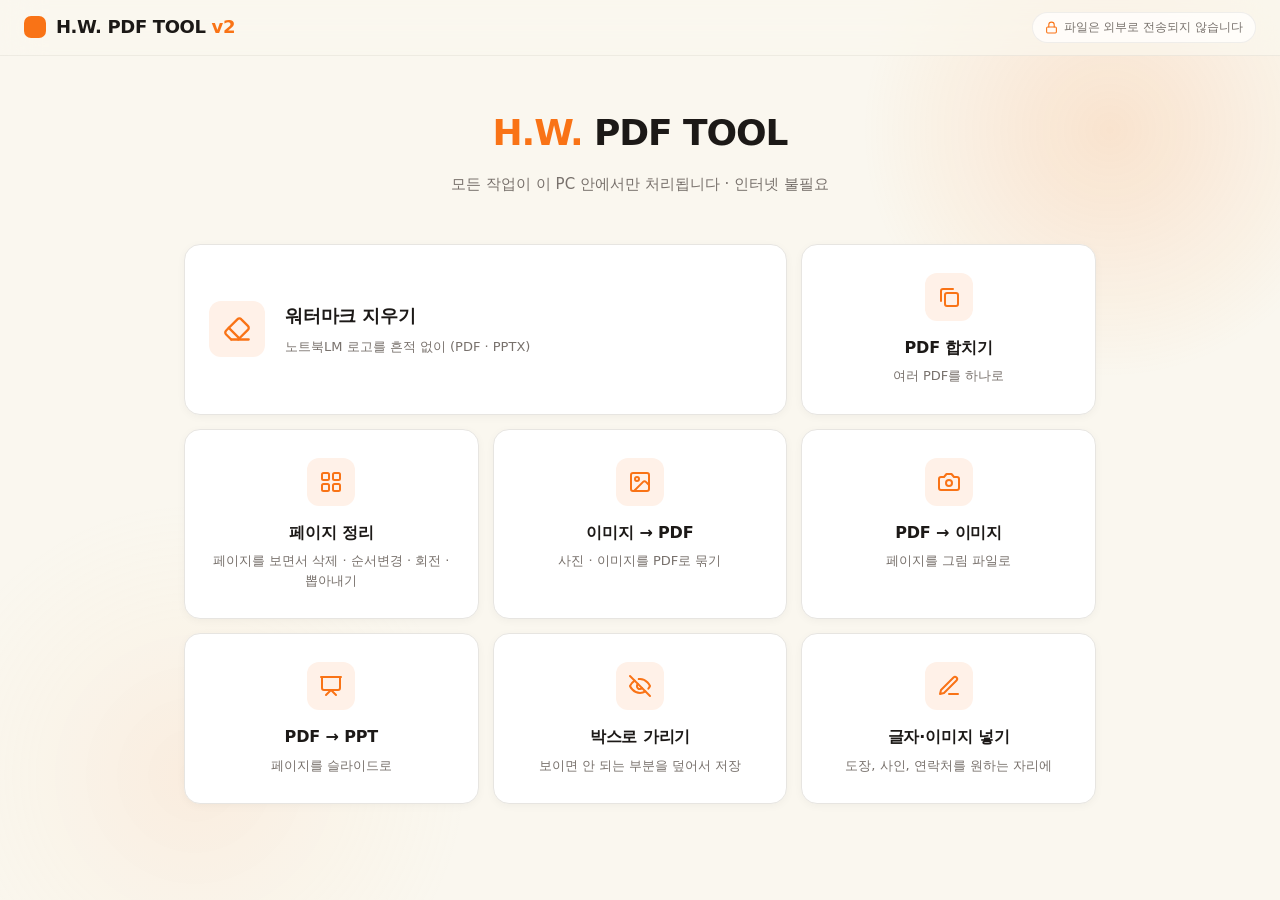
<file: html-app/v2/app.html>
<!DOCTYPE html>
<html lang="ko">
<head>
    <meta charset="UTF-8">
    <meta name="viewport" content="width=device-width, initial-scale=1.0">
    <title>H.W. PDF TOOL v2</title>
    <style>
/* ===== Design System ===== */
:root {
    --color-primary: #f97316;
    --color-primary-hover: #ea580c;
    --color-bg: #faf7ef;
    --color-text: #1c1917;
    --color-text-secondary: #78716c;
    --color-border: rgba(0, 0, 0, 0.06);
    --color-success: #0f9f6e;
    --color-success-bg: #eaf8f1;
    --color-warning: #b45309;
    --color-warning-bg: #fff7e8;
    --color-error: #dc2626;
    --color-error-bg: #fef2f2;
    --glass-bg: #ffffff;
    --glass-border: #e7e5e1;
    --radius: 16px;
    --radius-sm: 10px;
    --shadow: 0 2px 8px rgba(0, 0, 0, 0.04);
    --shadow-md: 0 8px 24px rgba(0, 0, 0, 0.07);
    --transition: 0.16s cubic-bezier(0.4, 0, 0.2, 1);
}

*, *::before, *::after { box-sizing: border-box; margin: 0; padding: 0; }

body {
    font-family: 'Pretendard Variable', Pretendard, -apple-system, BlinkMacSystemFont, system-ui, 'Malgun Gothic', sans-serif;
    background: var(--color-bg);
    color: var(--color-text);
    line-height: 1.6;
    min-height: 100vh;
    overflow-x: hidden;
    position: relative;
}

body::before, body::after {
    content: '';
    position: fixed;
    border-radius: 50%;
    pointer-events: none;
    z-index: 0;
}
body::before {
    top: -120px; right: -80px; width: 500px; height: 500px;
    background: radial-gradient(circle, rgba(249, 115, 22, 0.15) 0%, rgba(251, 146, 60, 0.05) 50%, transparent 70%);
}
body::after {
    bottom: -150px; left: -80px; width: 550px; height: 550px;
    background: radial-gradient(circle, rgba(249, 115, 22, 0.08) 0%, rgba(254, 215, 170, 0.06) 40%, transparent 70%);
}
::selection { background: rgba(249, 115, 22, 0.2); color: var(--color-text); }

/* ===== Navbar ===== */
.navbar {
    background: rgba(250, 247, 239, 0.65);
    backdrop-filter: blur(20px);
    -webkit-backdrop-filter: blur(20px);
    border-bottom: 1px solid rgba(0, 0, 0, 0.05);
    padding: 0 24px;
    height: 56px;
    display: flex;
    align-items: center;
    position: sticky;
    top: 0;
    z-index: 100;
    gap: 16px;
}
.nav-logo {
    font-size: 18px; font-weight: 700; color: var(--color-text);
    text-decoration: none; letter-spacing: -0.02em; cursor: pointer;
}
.nav-back {
    display: none; align-items: center; gap: 6px;
    font-size: 14px; font-weight: 500; color: var(--color-text-secondary);
    cursor: pointer; background: none; border: none; font-family: inherit;
    padding: 4px 8px; border-radius: 6px; transition: all var(--transition);
}
.nav-back:hover { background: rgba(0,0,0,0.05); color: var(--color-text); }
.nav-back.visible { display: flex; }
.nav-mark {
    width: 22px; height: 22px; border-radius: 7px;
    background: var(--color-primary);
    display: inline-block; vertical-align: -5px; margin-right: 4px;
}
.nav-badge {
    margin-left: auto;
    display: flex; align-items: center; gap: 6px;
    font-size: 12px; font-weight: 500; color: var(--color-text-secondary);
    background: rgba(255, 255, 255, 0.7);
    border: 1px solid var(--color-border);
    border-radius: 20px; padding: 5px 12px;
    white-space: nowrap;
}
.nav-badge svg { width: 13px; height: 13px; color: var(--color-primary); flex-shrink: 0; }

.container { max-width: 960px; margin: 0 auto; padding: 32px 24px; position: relative; z-index: 1; }

.hero { text-align: center; margin-bottom: 48px; padding-top: 16px; }
.hero h1 { font-size: 36px; font-weight: 800; margin-bottom: 10px; letter-spacing: -0.03em; }
.hero-desc { color: var(--color-text-secondary); font-size: 15px; }

/* ===== Card Grid ===== */
.card-grid { display: grid; grid-template-columns: repeat(3, 1fr); gap: 14px; }
/* 2칸 대표 카드 (가장 많이 쓰는 기능): 가로형 — 아이콘 왼쪽 + 텍스트 */
.card.wide {
    grid-column: span 2;
    display: flex; align-items: center; gap: 20px;
    text-align: left;
}
.card.wide .card-icon { margin: 0; width: 56px; height: 56px; flex-shrink: 0; }
.card.wide .card-icon svg { width: 28px; height: 28px; }
.card.wide h3 { font-size: 18px; }
.card {
    background: var(--glass-bg);
    border: 1px solid var(--glass-border);
    border-radius: var(--radius);
    padding: 28px 24px;
    text-decoration: none;
    color: var(--color-text);
    transition: all var(--transition);
    cursor: pointer;
    box-shadow: var(--shadow);
    position: relative;
    text-align: center;
}
.card:hover {
    border-color: #f6c4a3;
    transform: translateY(-2px);
    box-shadow: var(--shadow-md);
}
.card-icon {
    width: 48px; height: 48px;
    display: flex; align-items: center; justify-content: center;
    background: #fff1e8;
    border-radius: 12px;
    color: var(--color-primary);
    margin: 0 auto 14px;
}
.card-icon svg { width: 24px; height: 24px; }
.card h3 { font-size: 16px; font-weight: 700; margin-bottom: 6px; letter-spacing: -0.01em; }
.card p { font-size: 13px; color: var(--color-text-secondary); line-height: 1.5; }
.card.soon { cursor: default; opacity: 0.55; }
.card.soon:hover { transform: none; border-color: var(--glass-border); box-shadow: var(--shadow); background: var(--glass-bg); }
.badge-soon {
    position: absolute; top: 14px; right: 14px;
    font-size: 11px; font-weight: 600; color: #92400e;
    background: #fef3c7; border-radius: 20px; padding: 2px 10px;
}

.page-header { margin-bottom: 32px; }
.page-header h2 { font-size: 24px; font-weight: 700; margin-bottom: 4px; letter-spacing: -0.02em; }
.page-header p { color: var(--color-text-secondary); font-size: 14px; }

/* ===== Upload Zone ===== */
.upload-zone {
    border: 1.5px dashed rgba(0, 0, 0, 0.12);
    border-radius: var(--radius);
    padding: 48px 24px;
    text-align: center;
    cursor: pointer;
    transition: all var(--transition);
    background: var(--glass-bg);
}
.upload-zone:hover, .upload-zone.dragover {
    border-color: var(--color-primary);
    background: rgba(249, 115, 22, 0.04);
}
.upload-zone-icon {
    width: 52px; height: 52px;
    display: flex; align-items: center; justify-content: center;
    background: rgba(249, 115, 22, 0.1);
    border-radius: 14px;
    color: var(--color-primary);
    margin: 0 auto 14px;
}
.upload-zone-icon svg { width: 26px; height: 26px; }
.upload-zone-text { font-size: 16px; font-weight: 600; margin-bottom: 4px; }
.upload-zone-hint { font-size: 13px; color: var(--color-text-secondary); }
.upload-zone input[type="file"] { display: none; }

/* ===== File List ===== */
.file-list { list-style: none; margin-top: 16px; }
.file-item {
    display: flex; align-items: center; justify-content: space-between;
    background: var(--glass-bg);
    border: 1px solid var(--glass-border);
    border-radius: var(--radius-sm);
    padding: 10px 16px;
    margin-bottom: 8px;
    cursor: grab;
    transition: background var(--transition);
}
.file-item:hover { background: #fafaf9; }
.file-item.dragging { opacity: 0.5; }
.file-item-name {
    font-size: 14px; font-weight: 500;
    overflow: hidden; text-overflow: ellipsis; white-space: nowrap;
    flex: 1; margin-right: 12px;
}
.file-item-size { font-size: 12px; color: var(--color-text-secondary); margin-right: 12px; white-space: nowrap; }
.file-item-remove {
    background: none; border: none; color: var(--color-text-secondary);
    cursor: pointer; font-size: 18px; padding: 0 4px; line-height: 1;
    transition: color var(--transition);
}
.file-item-remove:hover { color: var(--color-error); }

/* ===== Options ===== */
.options-group {
    background: var(--glass-bg);
    border: 1px solid var(--glass-border);
    border-radius: var(--radius);
    padding: 20px 24px;
    margin-top: 16px;
}
.options-group label { display: block; font-size: 14px; font-weight: 600; margin-bottom: 8px; }
.options-group select, .options-group input[type="text"], .options-group input[type="number"] {
    width: 100%; padding: 8px 12px;
    border: 1px solid rgba(0, 0, 0, 0.1);
    border-radius: var(--radius-sm);
    font-size: 14px; font-family: inherit;
    background: rgba(255, 255, 255, 0.5);
    color: var(--color-text);
    transition: border-color var(--transition);
}
.options-group select:focus, .options-group input:focus { outline: none; border-color: var(--color-primary); }
.options-row { display: flex; gap: 16px; flex-wrap: wrap; }
.options-row > div { flex: 1; min-width: 140px; }

/* ===== Buttons ===== */
.btn {
    display: inline-flex; align-items: center; justify-content: center;
    padding: 10px 24px;
    border-radius: var(--radius-sm);
    font-size: 15px; font-weight: 600; font-family: inherit;
    border: none; cursor: pointer;
    transition: all var(--transition);
    text-decoration: none;
}
.btn-primary { background: var(--color-primary); color: #fff; }
.btn-primary:hover { background: var(--color-primary-hover); box-shadow: 0 4px 16px rgba(249, 115, 22, 0.25); }
.btn-primary:disabled { background: #fdba74; cursor: not-allowed; box-shadow: none; }
.btn-ghost {
    background: none; border: 1px solid rgba(0,0,0,0.12); color: var(--color-text);
}
.btn-ghost:hover { background: rgba(0,0,0,0.04); }
.action-bar { margin-top: 20px; display: flex; gap: 12px; align-items: center; flex-wrap: wrap; }

/* ===== Result / Error ===== */
.result-area { margin-top: 24px; display: none; }
.result-area.active { display: block; }
.result-card {
    background: var(--color-success-bg);
    border: 1px solid #c2e7d6;
    border-radius: var(--radius);
    padding: 20px 24px;
}
.result-info { font-size: 14px; color: #0b6e4d; }
.result-info strong { color: #0b6e4d; }
.result-info::before { content: '✓ '; font-weight: 700; color: var(--color-success); }
.warn-note {
    background: var(--color-warning-bg);
    border: 1px solid #f3ddb3;
    border-radius: var(--radius-sm);
    color: var(--color-warning);
    font-size: 13px; font-weight: 500;
    padding: 10px 16px;
    margin-top: 12px;
}
.error-msg {
    background: var(--color-error-bg);
    color: var(--color-error);
    border: 1px solid #fecaca;
    border-radius: var(--radius-sm);
    padding: 12px 16px;
    font-size: 14px;
    margin-top: 16px;
    display: none;
}
.error-msg.active { display: block; }

/* ===== Loading Overlay ===== */
.loading-overlay {
    display: none;
    position: fixed; inset: 0;
    background: rgba(250, 247, 239, 0.75);
    backdrop-filter: blur(4px);
    -webkit-backdrop-filter: blur(4px);
    z-index: 200;
    align-items: center; justify-content: center;
    flex-direction: column; gap: 16px;
}
.loading-overlay.active { display: flex; }
.spinner {
    width: 40px; height: 40px;
    border: 3px solid rgba(0,0,0,0.08);
    border-top-color: var(--color-primary);
    border-radius: 50%;
    animation: spin 0.8s linear infinite;
}
@keyframes spin { to { transform: rotate(360deg); } }
.loading-text { font-size: 15px; font-weight: 500; color: var(--color-text-secondary); }

.page-section { display: none; }
.page-section.active { display: block; }

/* ===== Thumbnail Grid (페이지 정리) ===== */
.thumb-toolbar {
    display: none;
    align-items: center; gap: 12px; flex-wrap: wrap;
    margin-top: 20px;
}
.thumb-toolbar.active { display: flex; }
.thumb-count { font-size: 14px; color: var(--color-text-secondary); margin-left: auto; }
.thumb-grid {
    display: grid;
    grid-template-columns: repeat(auto-fill, minmax(160px, 1fr));
    gap: 14px;
    margin-top: 16px;
}
/* 가로 문서: 칸을 넓게, 미리보기 높이는 낮게 */
.thumb-grid.landscape { grid-template-columns: repeat(auto-fill, minmax(260px, 1fr)); }
.thumb-grid.landscape .thumb-img-wrap { height: 160px; }
.thumb-item {
    background: var(--glass-bg);
    border: 1px solid var(--glass-border);
    border-radius: var(--radius-sm);
    padding: 10px;
    text-align: center;
    cursor: grab;
    transition: box-shadow var(--transition), opacity 0.2s;
    box-shadow: var(--shadow);
}
.thumb-item.dragging { opacity: 0.4; }
.thumb-item.dragover-target { outline: 2px dashed var(--color-primary); outline-offset: 2px; }
.thumb-img-wrap {
    display: flex; align-items: center; justify-content: center;
    height: 200px; overflow: hidden;
    background: #f6f5f1;
    border-radius: 6px;
}
.thumb-img-wrap img {
    max-width: 96%; max-height: 96%;
    box-shadow: 0 1px 4px rgba(0,0,0,0.15);
    transition: transform 0.25s ease;
}
.thumb-meta {
    display: flex; align-items: center; justify-content: space-between;
    margin-top: 8px;
}
.thumb-num { font-size: 12px; color: var(--color-text-secondary); font-weight: 600; }
.thumb-actions { display: flex; gap: 2px; }
.thumb-btn {
    background: none; border: none; cursor: pointer;
    font-size: 15px; padding: 2px 5px; border-radius: 6px;
    color: var(--color-text-secondary);
    transition: all 0.15s;
}
.thumb-btn:hover { background: rgba(0,0,0,0.06); color: var(--color-text); }
.thumb-btn.del:hover { color: var(--color-error); background: var(--color-error-bg); }

/* ===== 페이지 편집기 (가리기·넣기 공용) ===== */
.editor-area { display: none; }
.editor-area.active { display: block; }
.editor-toolbar {
    display: flex; align-items: center; gap: 10px; flex-wrap: wrap;
    margin-top: 20px;
    background: var(--glass-bg);
    border: 1px solid var(--glass-border);
    border-radius: var(--radius);
    padding: 12px 16px;
}
.editor-hint { font-size: 13px; color: var(--color-text-secondary); margin-top: 10px; }
.page-nav { display: flex; align-items: center; gap: 8px; font-size: 14px; font-weight: 600; margin-left: auto; }
.page-nav button {
    background: none; border: 1px solid rgba(0,0,0,0.12); border-radius: 8px;
    width: 30px; height: 30px; cursor: pointer; font-size: 14px;
    transition: all 0.15s;
}
.page-nav button:hover { background: rgba(0,0,0,0.05); }
.page-nav button:disabled { opacity: 0.3; cursor: default; }
.chip-group { display: flex; gap: 6px; flex-wrap: wrap; align-items: center; }
.chip-group input[type="radio"] { display: none; }
.chip-group label {
    padding: 6px 12px; font-size: 13px; font-weight: 500;
    border: 1px solid rgba(0,0,0,0.1); border-radius: 20px;
    cursor: pointer; background: var(--glass-bg);
    transition: all 0.15s;
}
.chip-group input[type="radio"]:checked + label {
    border-color: var(--color-primary);
    color: var(--color-primary);
    background: rgba(249, 115, 22, 0.06);
}
.color-swatch {
    width: 34px; height: 30px; padding: 2px;
    border: 1px solid rgba(0,0,0,0.12); border-radius: 8px;
    background: #fff; cursor: pointer;
}
.viewer-wrap { margin-top: 16px; text-align: center; }
.viewer-stage {
    position: relative; display: inline-block;
    box-shadow: var(--shadow-md);
    border-radius: 4px;
    max-width: 100%;
}
.viewer-stage canvas { display: block; max-width: 100%; height: auto; border-radius: 4px; }
.viewer-overlay { position: absolute; inset: 0; }
.viewer-overlay.crosshair { cursor: crosshair; }
.redact-box { position: absolute; box-sizing: border-box; border: 1px dashed rgba(0,0,0,0.35); }
.box-del {
    position: absolute; top: -9px; right: -9px;
    width: 18px; height: 18px; line-height: 16px;
    background: #fff; color: var(--color-error);
    border: 1px solid rgba(0,0,0,0.15); border-radius: 50%;
    font-size: 11px; cursor: pointer; padding: 0;
}
.stamp-el { position: absolute; cursor: move; user-select: none; -webkit-user-select: none; }
.stamp-el img { width: 100%; height: 100%; display: block; pointer-events: none; }
.stamp-el .stamp-text { pointer-events: none; white-space: pre; line-height: 1.25; font-weight: 600; }
.stamp-el.selected { outline: 2px solid var(--color-primary); outline-offset: 1px; }
.stamp-handle {
    position: absolute; right: -8px; bottom: -8px;
    width: 16px; height: 16px;
    background: var(--color-primary); border: 2px solid #fff;
    border-radius: 50%; cursor: nwse-resize;
    display: none;
}
.stamp-el.selected .stamp-handle { display: block; }
.stamp-el .box-del { display: none; }
.stamp-el.selected .box-del { display: block; }
.fav-strip {
    display: flex; gap: 8px; flex-wrap: wrap; align-items: center;
    margin-top: 12px; font-size: 13px;
}
.fav-label { color: var(--color-text-secondary); font-weight: 600; }
.fav-chip {
    display: inline-flex; align-items: center; gap: 6px;
    background: var(--glass-bg); border: 1px solid var(--glass-border);
    border-radius: 20px; padding: 4px 10px;
    cursor: pointer; font-size: 13px;
    transition: all 0.15s;
}
.fav-chip:hover { border-color: var(--color-primary); }
.fav-chip img { height: 22px; max-width: 60px; object-fit: contain; }
.fav-chip-del {
    background: none; border: none; cursor: pointer;
    color: var(--color-text-secondary); font-size: 13px; padding: 0 2px;
}
.fav-chip-del:hover { color: var(--color-error); }

@media (max-width: 600px) {
    .container { padding: 20px 16px; }
    .nav-badge { display: none; }
    .card-grid { grid-template-columns: 1fr 1fr; }
    .hero h1 { font-size: 24px; }
    .upload-zone { padding: 32px 16px; }
    .options-row { flex-direction: column; }
    .thumb-grid { grid-template-columns: repeat(auto-fill, minmax(120px, 1fr)); }
    .thumb-img-wrap { height: 130px; }
}
    </style>
</head>
<body>

<nav class="navbar">
    <a class="nav-logo" onclick="navigateTo('')"><span class="nav-mark"></span> H.W. PDF TOOL <span style="color:var(--color-primary)">v2</span></a>
    <button class="nav-back" id="navBack" onclick="navigateTo('')">← 홈으로</button>
    <span class="nav-badge">
        <svg viewBox="0 0 24 24" fill="none" stroke="currentColor" stroke-width="2" stroke-linecap="round" stroke-linejoin="round"><rect x="3" y="11" width="18" height="11" rx="2"/><path d="M7 11V7a5 5 0 0 1 10 0v4"/></svg>
        파일은 외부로 전송되지 않습니다
    </span>
</nav>

<div class="loading-overlay" id="loadingOverlay">
    <div class="spinner"></div>
    <div class="loading-text" id="loadingText">처리 중...</div>
</div>

<main class="container">

<!-- ===== HOME ===== -->
<section class="page-section active" id="page-home">
    <div class="hero">
        <h1><span style="color:var(--color-primary)">H.W.</span> PDF TOOL</h1>
        <p class="hero-desc">모든 작업이 이 PC 안에서만 처리됩니다 · 인터넷 불필요</p>
    </div>
    <div class="card-grid">
        <a class="card wide" onclick="navigateTo('watermark')">
            <div class="card-icon"><svg viewBox="0 0 24 24" fill="none" stroke="currentColor" stroke-width="2" stroke-linecap="round" stroke-linejoin="round"><path d="m7 21-4.3-4.3c-1-1-1-2.5 0-3.4l9.6-9.6c1-1 2.5-1 3.4 0l5.6 5.6c1 1 1 2.5 0 3.4L13 21"/><path d="M22 21H7"/><path d="m5 11 9 9"/></svg></div>
            <div>
                <h3>워터마크 지우기</h3>
                <p>노트북LM 로고를 흔적 없이 (PDF · PPTX)</p>
            </div>
        </a>
        <a class="card" onclick="navigateTo('merge')">
            <div class="card-icon"><svg viewBox="0 0 24 24" fill="none" stroke="currentColor" stroke-width="2" stroke-linecap="round" stroke-linejoin="round"><rect x="8" y="8" width="13" height="13" rx="2"/><path d="M16 4H6a2 2 0 0 0-2 2v10"/></svg></div>
            <h3>PDF 합치기</h3>
            <p>여러 PDF를 하나로</p>
        </a>
        <a class="card" onclick="navigateTo('organize')">
            <div class="card-icon"><svg viewBox="0 0 24 24" fill="none" stroke="currentColor" stroke-width="2" stroke-linecap="round" stroke-linejoin="round"><rect x="3" y="3" width="7" height="7" rx="1.5"/><rect x="14" y="3" width="7" height="7" rx="1.5"/><rect x="3" y="14" width="7" height="7" rx="1.5"/><rect x="14" y="14" width="7" height="7" rx="1.5"/></svg></div>
            <h3>페이지 정리</h3>
            <p>페이지를 보면서 삭제 · 순서변경 · 회전 · 뽑아내기</p>
        </a>
        <a class="card" onclick="navigateTo('image-to-pdf')">
            <div class="card-icon"><svg viewBox="0 0 24 24" fill="none" stroke="currentColor" stroke-width="2" stroke-linecap="round" stroke-linejoin="round"><rect x="3" y="3" width="18" height="18" rx="2"/><circle cx="9" cy="9" r="2"/><path d="m21 15-3.1-3.1a2 2 0 0 0-2.8 0L6 21"/></svg></div>
            <h3>이미지 → PDF</h3>
            <p>사진 · 이미지를 PDF로 묶기</p>
        </a>
        <a class="card" onclick="navigateTo('pdf-to-image')">
            <div class="card-icon"><svg viewBox="0 0 24 24" fill="none" stroke="currentColor" stroke-width="2" stroke-linecap="round" stroke-linejoin="round"><path d="M14.5 4h-5L7 7H4a2 2 0 0 0-2 2v9a2 2 0 0 0 2 2h16a2 2 0 0 0 2-2V9a2 2 0 0 0-2-2h-3l-2.5-3z"/><circle cx="12" cy="13" r="3"/></svg></div>
            <h3>PDF → 이미지</h3>
            <p>페이지를 그림 파일로</p>
        </a>
        <a class="card" onclick="navigateTo('pdf-to-ppt')">
            <div class="card-icon"><svg viewBox="0 0 24 24" fill="none" stroke="currentColor" stroke-width="2" stroke-linecap="round" stroke-linejoin="round"><path d="M2 3h20"/><path d="M21 3v11a2 2 0 0 1-2 2H5a2 2 0 0 1-2-2V3"/><path d="m7 21 5-5 5 5"/></svg></div>
            <h3>PDF → PPT</h3>
            <p>페이지를 슬라이드로</p>
        </a>
        <a class="card" onclick="navigateTo('redact')">
            <div class="card-icon"><svg viewBox="0 0 24 24" fill="none" stroke="currentColor" stroke-width="2" stroke-linecap="round" stroke-linejoin="round"><path d="M9.88 9.88a3 3 0 1 0 4.24 4.24"/><path d="M10.73 5.08A10.4 10.4 0 0 1 12 5c7 0 10 7 10 7a13.2 13.2 0 0 1-1.67 2.68"/><path d="M6.61 6.61A13.5 13.5 0 0 0 2 12s3 7 10 7a9.7 9.7 0 0 0 5.39-1.61"/><line x1="2" y1="2" x2="22" y2="22"/></svg></div>
            <h3>박스로 가리기</h3>
            <p>보이면 안 되는 부분을 덮어서 저장</p>
        </a>
        <a class="card" onclick="navigateTo('stamp')">
            <div class="card-icon"><svg viewBox="0 0 24 24" fill="none" stroke="currentColor" stroke-width="2" stroke-linecap="round" stroke-linejoin="round"><path d="M12 20h9"/><path d="M16.5 3.5a2.12 2.12 0 0 1 3 3L7 19l-4 1 1-4Z"/></svg></div>
            <h3>글자·이미지 넣기</h3>
            <p>도장, 사인, 연락처를 원하는 자리에</p>
        </a>
    </div>
</section>

<!-- ===== MERGE ===== -->
<section class="page-section" id="page-merge">
    <div class="page-header">
        <h2>PDF 합치기</h2>
        <p>여러 PDF 파일을 하나로 합칩니다. 드래그로 순서를 바꿀 수 있습니다.</p>
    </div>
    <div class="upload-zone" id="mergeUploadZone">
        <div class="upload-zone-icon"><svg viewBox="0 0 24 24" fill="none" stroke="currentColor" stroke-width="2" stroke-linecap="round" stroke-linejoin="round"><path d="M12 3v12"/><path d="m17 8-5-5-5 5"/><path d="M21 15v4a2 2 0 0 1-2 2H5a2 2 0 0 1-2-2v-4"/></svg></div>
        <div class="upload-zone-text">PDF 파일을 드래그하거나 클릭하여 선택</div>
        <div class="upload-zone-hint">여러 파일 선택 가능</div>
        <input type="file" id="mergeFileInput" accept=".pdf" multiple>
    </div>
    <div class="file-list" id="mergeFileList"></div>
    <div class="action-bar">
        <button class="btn btn-primary" id="mergeBtn" disabled>합치기</button>
    </div>
    <div class="error-msg" id="mergeError"></div>
    <div class="result-area" id="mergeResult">
        <div class="result-card"><div class="result-info" id="mergeResultInfo">완료되었습니다.</div></div>
    </div>
</section>

<!-- ===== ORGANIZE (페이지 정리) ===== -->
<section class="page-section" id="page-organize">
    <div class="page-header">
        <h2>페이지 정리</h2>
        <p>페이지를 눈으로 보면서 삭제하고, 드래그로 순서를 바꾸고, 회전할 수 있습니다.</p>
    </div>
    <div class="upload-zone" id="orgUploadZone">
        <div class="upload-zone-icon"><svg viewBox="0 0 24 24" fill="none" stroke="currentColor" stroke-width="2" stroke-linecap="round" stroke-linejoin="round"><path d="M12 3v12"/><path d="m17 8-5-5-5 5"/><path d="M21 15v4a2 2 0 0 1-2 2H5a2 2 0 0 1-2-2v-4"/></svg></div>
        <div class="upload-zone-text">PDF 파일을 드래그하거나 클릭하여 선택</div>
        <div class="upload-zone-hint">불러온 뒤 각 페이지에서 🔄 회전 · ✕ 삭제</div>
        <input type="file" id="orgFileInput" accept=".pdf">
    </div>
    <div class="thumb-toolbar" id="orgToolbar">
        <button class="btn btn-primary" id="orgSaveBtn">이대로 저장</button>
        <button class="btn btn-ghost" id="orgResetBtn">처음으로 되돌리기</button>
        <span class="thumb-count" id="orgCount"></span>
    </div>
    <div class="thumb-grid" id="orgGrid"></div>
    <div class="error-msg" id="orgError"></div>
    <div class="result-area" id="orgResult">
        <div class="result-card"><div class="result-info" id="orgResultInfo">저장되었습니다.</div></div>
    </div>
</section>

<!-- ===== WATERMARK (워터마크 지우기) ===== -->
<section class="page-section" id="page-watermark">
    <div class="page-header">
        <h2>워터마크 지우기</h2>
        <p>노트북LM이 만든 PDF · PPTX 우하단의 NotebookLM 로고를 주변 배경색으로 자연스럽게 덮습니다.</p>
    </div>
    <div class="upload-zone" id="wmUploadZone">
        <div class="upload-zone-icon"><svg viewBox="0 0 24 24" fill="none" stroke="currentColor" stroke-width="2" stroke-linecap="round" stroke-linejoin="round"><path d="M12 3v12"/><path d="m17 8-5-5-5 5"/><path d="M21 15v4a2 2 0 0 1-2 2H5a2 2 0 0 1-2-2v-4"/></svg></div>
        <div class="upload-zone-text">PDF 또는 PPTX 파일을 드래그하거나 클릭하여 선택</div>
        <div class="upload-zone-hint">노트북LM에서 다운로드한 파일</div>
        <input type="file" id="wmFileInput" accept=".pdf,.pptx">
    </div>
    <div class="file-list" id="wmFileList"></div>
    <div class="action-bar">
        <button class="btn btn-primary" id="wmBtn" disabled>워터마크 지우기</button>
    </div>
    <div class="error-msg" id="wmError"></div>
    <div class="result-area" id="wmResult">
        <div class="result-card"><div class="result-info" id="wmResultInfo">완료되었습니다.</div></div>
    </div>
</section>

<!-- ===== IMAGE TO PDF ===== -->
<section class="page-section" id="page-image-to-pdf">
    <div class="page-header">
        <h2>이미지 → PDF</h2>
        <p>사진과 이미지를 한 장씩 페이지로 넣어 PDF 한 개로 묶습니다. 드래그로 순서를 바꿀 수 있습니다.</p>
    </div>
    <div class="upload-zone" id="i2pUploadZone">
        <div class="upload-zone-icon"><svg viewBox="0 0 24 24" fill="none" stroke="currentColor" stroke-width="2" stroke-linecap="round" stroke-linejoin="round"><path d="M12 3v12"/><path d="m17 8-5-5-5 5"/><path d="M21 15v4a2 2 0 0 1-2 2H5a2 2 0 0 1-2-2v-4"/></svg></div>
        <div class="upload-zone-text">이미지 파일을 드래그하거나 클릭하여 선택</div>
        <div class="upload-zone-hint">JPG · PNG · WEBP, 여러 장 선택 가능</div>
        <input type="file" id="i2pFileInput" accept="image/*" multiple>
    </div>
    <div class="thumb-grid" id="i2pGrid"></div>
    <div class="action-bar">
        <button class="btn btn-primary" id="i2pBtn" disabled>PDF로 묶기</button>
    </div>
    <div class="error-msg" id="i2pError"></div>
    <div class="result-area" id="i2pResult">
        <div class="result-card"><div class="result-info" id="i2pResultInfo">완료되었습니다.</div></div>
    </div>
</section>

<!-- ===== PDF TO IMAGE ===== -->
<section class="page-section" id="page-pdf-to-image">
    <div class="page-header">
        <h2>PDF → 이미지</h2>
        <p>PDF 페이지를 그림 파일로 변환합니다. 여러 장이면 ZIP으로 묶어 내려받습니다.</p>
    </div>
    <div class="upload-zone" id="p2iUploadZone">
        <div class="upload-zone-icon"><svg viewBox="0 0 24 24" fill="none" stroke="currentColor" stroke-width="2" stroke-linecap="round" stroke-linejoin="round"><path d="M12 3v12"/><path d="m17 8-5-5-5 5"/><path d="M21 15v4a2 2 0 0 1-2 2H5a2 2 0 0 1-2-2v-4"/></svg></div>
        <div class="upload-zone-text">PDF 파일을 드래그하거나 클릭하여 선택</div>
        <div class="upload-zone-hint"></div>
        <input type="file" id="p2iFileInput" accept=".pdf">
    </div>
    <div id="p2iOptionsArea" style="display:none;">
        <div class="file-list" id="p2iFileList"></div>
        <div class="options-group">
            <div class="options-row">
                <div>
                    <label for="p2iFormat">파일 형식</label>
                    <select id="p2iFormat">
                        <option value="png">PNG (선명함)</option>
                        <option value="jpeg">JPG (가벼움)</option>
                    </select>
                </div>
                <div>
                    <label for="p2iScale">화질</label>
                    <select id="p2iScale">
                        <option value="1">보통 (빠름)</option>
                        <option value="1.5" selected>좋음 (권장)</option>
                        <option value="2">매우 좋음 (느림)</option>
                    </select>
                </div>
            </div>
        </div>
        <div class="action-bar">
            <button class="btn btn-primary" id="p2iBtn">변환하기</button>
        </div>
    </div>
    <div class="error-msg" id="p2iError"></div>
    <div class="result-area" id="p2iResult">
        <div class="result-card"><div class="result-info" id="p2iResultInfo">완료되었습니다.</div></div>
    </div>
</section>

<!-- ===== PDF TO PPT ===== -->
<section class="page-section" id="page-pdf-to-ppt">
    <div class="page-header">
        <h2>PDF → PPT</h2>
        <p>PDF 각 페이지를 슬라이드 한 장으로 만들어 파워포인트 파일로 변환합니다.</p>
    </div>
    <div class="upload-zone" id="p2pUploadZone">
        <div class="upload-zone-icon"><svg viewBox="0 0 24 24" fill="none" stroke="currentColor" stroke-width="2" stroke-linecap="round" stroke-linejoin="round"><path d="M12 3v12"/><path d="m17 8-5-5-5 5"/><path d="M21 15v4a2 2 0 0 1-2 2H5a2 2 0 0 1-2-2v-4"/></svg></div>
        <div class="upload-zone-text">PDF 파일을 드래그하거나 클릭하여 선택</div>
        <div class="upload-zone-hint"></div>
        <input type="file" id="p2pFileInput" accept=".pdf">
    </div>
    <div id="p2pOptionsArea" style="display:none;">
        <div class="file-list" id="p2pFileList"></div>
        <div class="options-group">
            <label for="p2pScale">화질</label>
            <select id="p2pScale">
                <option value="1">보통 (빠름, 가벼운 파일)</option>
                <option value="1.5" selected>좋음 (권장)</option>
                <option value="2">매우 좋음 (느림, 큰 파일)</option>
            </select>
        </div>
        <div class="action-bar">
            <button class="btn btn-primary" id="p2pBtn">변환하기</button>
        </div>
    </div>
    <div class="error-msg" id="p2pError"></div>
    <div class="result-area" id="p2pResult">
        <div class="result-card"><div class="result-info" id="p2pResultInfo">완료되었습니다.</div></div>
    </div>
</section>

<!-- ===== REDACT (박스로 가리기) ===== -->
<section class="page-section" id="page-redact">
    <div class="page-header">
        <h2>박스로 가리기</h2>
        <p>마우스로 드래그한 영역을 색 박스로 덮습니다. 저장하면 가린 페이지는 이미지로 바뀌어 <strong>원래 내용을 복구할 수 없습니다.</strong></p>
    </div>
    <div class="upload-zone" id="redUploadZone">
        <div class="upload-zone-icon"><svg viewBox="0 0 24 24" fill="none" stroke="currentColor" stroke-width="2" stroke-linecap="round" stroke-linejoin="round"><path d="M12 3v12"/><path d="m17 8-5-5-5 5"/><path d="M21 15v4a2 2 0 0 1-2 2H5a2 2 0 0 1-2-2v-4"/></svg></div>
        <div class="upload-zone-text">PDF 파일을 드래그하거나 클릭하여 선택</div>
        <div class="upload-zone-hint"></div>
        <input type="file" id="redFileInput" accept=".pdf">
    </div>
    <div class="editor-area" id="redEditor">
        <div class="editor-toolbar">
            <div class="chip-group">
                <input type="radio" name="redMode" id="redModeGray" value="gray" checked>
                <label for="redModeGray">밝은 회색</label>
                <input type="radio" name="redMode" id="redModeCustom" value="custom">
                <label for="redModeCustom">직접 선택</label>
                <input type="radio" name="redMode" id="redModePick" value="pick">
                <label for="redModePick">스포이드</label>
                <input type="radio" name="redMode" id="redModeAuto" value="auto">
                <label for="redModeAuto">자동 배경색</label>
            </div>
            <input type="color" class="color-swatch" id="redColor" value="#e7e5e4" title="가릴 색">
            <button class="btn btn-primary" id="redSaveBtn" style="margin-left:8px;">가리고 저장</button>
            <div class="page-nav">
                <button id="redPrev">‹</button>
                <span id="redPageInfo">1 / 1</span>
                <button id="redNext">›</button>
            </div>
        </div>
        <div class="editor-hint" id="redHint">가릴 부분을 마우스로 드래그하세요. 박스 우상단 ✕로 지울 수 있습니다.</div>
        <div class="warn-note">가린 부분은 저장 후 복구할 수 없습니다. 원본 파일은 그대로 남고 새 파일로 저장됩니다.</div>
        <div class="viewer-wrap">
            <div class="viewer-stage">
                <canvas id="redCanvas"></canvas>
                <div class="viewer-overlay" id="redOverlay"></div>
            </div>
        </div>
    </div>
    <div class="error-msg" id="redError"></div>
    <div class="result-area" id="redResult">
        <div class="result-card"><div class="result-info" id="redResultInfo">저장되었습니다.</div></div>
    </div>
</section>

<!-- ===== STAMP (글자·이미지 넣기) ===== -->
<section class="page-section" id="page-stamp">
    <div class="page-header">
        <h2>글자·이미지 넣기</h2>
        <p>글자(이름·연락처 등)나 이미지(도장·사인)를 원하는 자리에 올려놓고 저장합니다.</p>
    </div>
    <div class="upload-zone" id="stampUploadZone">
        <div class="upload-zone-icon"><svg viewBox="0 0 24 24" fill="none" stroke="currentColor" stroke-width="2" stroke-linecap="round" stroke-linejoin="round"><path d="M12 3v12"/><path d="m17 8-5-5-5 5"/><path d="M21 15v4a2 2 0 0 1-2 2H5a2 2 0 0 1-2-2v-4"/></svg></div>
        <div class="upload-zone-text">PDF 파일을 드래그하거나 클릭하여 선택</div>
        <div class="upload-zone-hint"></div>
        <input type="file" id="stampFileInput" accept=".pdf">
    </div>
    <div class="editor-area" id="stampEditor">
        <div class="editor-toolbar">
            <button class="btn btn-ghost" id="stampAddTextBtn">＋ 글자</button>
            <button class="btn btn-ghost" id="stampAddImgBtn">＋ 이미지</button>
            <input type="file" id="stampImgInput" accept="image/*" style="display:none;">
            <button class="btn btn-primary" id="stampSaveBtn" style="margin-left:8px;">저장</button>
            <div class="page-nav">
                <button id="stampPrev">‹</button>
                <span id="stampPageInfo">1 / 1</span>
                <button id="stampNext">›</button>
            </div>
        </div>
        <div class="options-group" id="stampTextPanel" style="display:none;">
            <label for="stampTextInput">넣을 글자 (여러 줄 가능)</label>
            <textarea id="stampTextInput" rows="2" style="width:100%; padding:8px 12px; border:1px solid rgba(0,0,0,0.1); border-radius:10px; font-size:14px; font-family:inherit; background:rgba(255,255,255,0.5); resize:vertical;" placeholder="예: OO지점 홍길동 차장&#10;010-1234-5678"></textarea>
            <div style="display:flex; gap:10px; align-items:center; margin-top:10px;">
                <label style="margin:0; font-weight:500; font-size:13px;">색</label>
                <input type="color" class="color-swatch" id="stampTextColor" value="#1c1917">
                <button class="btn btn-primary" id="stampTextAddBtn" style="padding:6px 16px; font-size:14px;">페이지에 추가</button>
            </div>
        </div>
        <div class="fav-strip" id="stampFavStrip">
            <span class="fav-label">자주 쓰는 항목:</span>
            <span id="stampFavList"></span>
            <button class="btn btn-ghost" id="stampFavSaveBtn" style="padding:4px 12px; font-size:13px;" disabled>☆ 선택한 항목 저장</button>
            <button class="btn btn-ghost" id="stampAllPagesBtn" style="padding:4px 12px; font-size:13px;" disabled>📄 선택한 항목을 모든 페이지에</button>
        </div>
        <div class="editor-hint" id="stampHint">올린 항목은 드래그로 이동, 모서리 ⬤로 크기 조절, 선택 후 ✕로 삭제할 수 있습니다.</div>
        <div class="viewer-wrap">
            <div class="viewer-stage">
                <canvas id="stampCanvas"></canvas>
                <div class="viewer-overlay" id="stampOverlay"></div>
            </div>
        </div>
    </div>
    <div class="error-msg" id="stampError"></div>
    <div class="result-area" id="stampResult">
        <div class="result-card"><div class="result-info" id="stampResultInfo">저장되었습니다.</div></div>
    </div>
</section>

</main>

<script src="libs/pdf-lib.min.js"></script>
<script src="libs/pdf.min.js"></script>
<script src="libs/pdf.worker.min.js"></script>
<script src="libs/pdf-assets.js"></script>
<script src="libs/jszip.min.js"></script>
<script src="libs/pptxgen.bundle.js"></script>

<script>
/* ===================================================================
   H.W. PDF TOOL v2 — 단일 HTML, 모든 처리는 브라우저 안에서만
   =================================================================== */

// pdf.js: 워커 파일을 같은 문서에 포함했으므로 메인 스레드에서 동작 (file:// 호환)
// (workerSrc를 비워두면 전역 pdfjsWorker를 자동으로 사용)

// ===== pdf.js 문서 열기 (폰트 데이터 내장) =====
// 폰트가 PDF에 내장되지 않은 문서(HWP 인쇄물·관공서 PDF 등)는 cMap·표준폰트
// 데이터가 없으면 글자가 통째로 빠진 채 그려진다. file:// 에서는 fetch가 안 되므로
// libs/pdf-assets.js 에 base64로 내장한 데이터를 커스텀 팩토리로 공급한다.
function assetToU8(b64) {
    const s = atob(b64);
    const u = new Uint8Array(s.length);
    for (let i = 0; i < s.length; i++) u[i] = s.charCodeAt(i);
    return u;
}
class InlineCMapReaderFactory {
    async fetch({ name }) {
        const b64 = window.PDF_ASSETS && window.PDF_ASSETS.cmaps[name];
        if (!b64) throw new Error('내장 cMap 없음: ' + name);
        return { cMapData: assetToU8(b64), compressionType: pdfjsLib.CMapCompressionType.BINARY };
    }
}
class InlineStandardFontDataFactory {
    async fetch({ filename }) {
        const b64 = window.PDF_ASSETS && window.PDF_ASSETS.fonts[filename];
        if (!b64) throw new Error('내장 표준폰트 없음: ' + filename);
        return assetToU8(b64);
    }
}
function openPdf(buf) {
    return pdfjsLib.getDocument({
        data: new Uint8Array(buf),
        CMapReaderFactory: InlineCMapReaderFactory,
        StandardFontDataFactory: InlineStandardFontDataFactory,
        useWorkerFetch: false,
    }).promise;
}

// ===== Utilities =====
function formatFileSize(bytes) {
    if (bytes < 1024) return bytes + ' B';
    if (bytes < 1024 * 1024) return (bytes / 1024).toFixed(1) + ' KB';
    return (bytes / (1024 * 1024)).toFixed(1) + ' MB';
}

function downloadBlob(blob, filename) {
    const url = URL.createObjectURL(blob);
    const a = document.createElement('a');
    a.href = url;
    a.download = filename;
    document.body.appendChild(a);
    a.click();
    document.body.removeChild(a);
    setTimeout(() => URL.revokeObjectURL(url), 5000);
}

// 저장 위치 선택 (크롬 등 지원 브라우저). 클릭 직후 권한이 살아있을 때,
// 즉 변환 "시작 전"에 호출해야 한다. 미지원/권한만료 시 일반 다운로드로 폴백.
async function pickSaveTarget(suggestedName) {
    if (!window.showSaveFilePicker) return { mode: 'download' };
    try {
        const handle = await window.showSaveFilePicker({ suggestedName });
        return { mode: 'picker', handle };
    } catch (e) {
        if (e && e.name === 'AbortError') return { mode: 'cancel' };  // 사용자가 창을 닫음
        return { mode: 'download' };
    }
}

// pickSaveTarget 결과에 blob을 저장. 실제 저장된 파일명을 돌려준다.
async function saveBlob(target, blob, filename) {
    if (target && target.mode === 'picker') {
        const writable = await target.handle.createWritable();
        await writable.write(blob);
        await writable.close();
        return target.handle.name;
    }
    downloadBlob(blob, filename);
    return filename;
}

function baseName(filename) {
    return filename.replace(/\.[^.]+$/, '');
}

function showError(id, msg) {
    const el = document.getElementById(id);
    if (el) { el.textContent = msg; el.classList.add('active'); }
}
function hideError(id) {
    const el = document.getElementById(id);
    if (el) el.classList.remove('active');
}
function showResult(id, msg) {
    const area = document.getElementById(id);
    if (!area) return;
    if (msg) {
        const info = area.querySelector('.result-info');
        if (info) info.textContent = msg;
    }
    area.classList.add('active');
}
function hideResult(id) {
    const el = document.getElementById(id);
    if (el) el.classList.remove('active');
}
function showLoading(text) {
    document.getElementById('loadingText').textContent = text || '처리 중...';
    document.getElementById('loadingOverlay').classList.add('active');
}
function hideLoading() {
    document.getElementById('loadingOverlay').classList.remove('active');
}
function escapeHtml(str) {
    const div = document.createElement('div');
    div.textContent = str;
    return div.innerHTML;
}
// 화면 갱신 기회를 주기 위한 짧은 양보 (메인 스레드 처리라 필요)
function tick() {
    return new Promise(r => setTimeout(r, 0));
}

// ===== Upload Zone =====
function setupUploadZone(zoneId, inputId, opts = {}) {
    const zone = document.getElementById(zoneId);
    const input = document.getElementById(inputId);
    if (!zone || !input) return;

    const multiple = opts.multiple || false;
    const pattern = opts.pattern || /\.pdf$/i;
    const onFiles = opts.onFiles || function () {};

    zone.addEventListener('click', () => input.click());
    zone.addEventListener('dragover', (e) => { e.preventDefault(); zone.classList.add('dragover'); });
    zone.addEventListener('dragleave', () => zone.classList.remove('dragover'));
    zone.addEventListener('drop', (e) => {
        e.preventDefault();
        zone.classList.remove('dragover');
        const files = Array.from(e.dataTransfer.files).filter(f => pattern.test(f.name));
        if (files.length === 0) return;
        if (!multiple) files.splice(1);
        onFiles(files);
    });
    input.addEventListener('change', () => {
        const files = Array.from(input.files).filter(f => pattern.test(f.name));
        if (files.length > 0) onFiles(files);
        input.value = '';
    });
}

// ===== File List (드래그 순서변경) =====
function createFileList(containerId, files, onChange) {
    const container = document.getElementById(containerId);
    if (!container) return;
    container.innerHTML = '';

    files.forEach((file, idx) => {
        const item = document.createElement('div');
        item.className = 'file-item';
        item.draggable = true;
        item.dataset.index = idx;
        item.innerHTML = `
            <span class="file-item-name">${escapeHtml(file.name)}</span>
            <span class="file-item-size">${formatFileSize(file.size)}</span>
            <button class="file-item-remove" data-index="${idx}">&times;</button>
        `;
        container.appendChild(item);
    });

    if (!container.dataset.bound) {
        container.dataset.bound = '1';
        container.addEventListener('dragstart', (e) => {
            const item = e.target.closest('.file-item');
            if (!item) return;
            container.dataset.dragIdx = item.dataset.index;
            item.classList.add('dragging');
        });
        container.addEventListener('dragend', (e) => {
            const item = e.target.closest('.file-item');
            if (item) item.classList.remove('dragging');
        });
        container.addEventListener('dragover', (e) => e.preventDefault());
        container.addEventListener('drop', (e) => {
            e.preventDefault();
            const target = e.target.closest('.file-item');
            const dragIdx = parseInt(container.dataset.dragIdx);
            if (!target || isNaN(dragIdx)) return;
            const dropIdx = parseInt(target.dataset.index);
            if (dragIdx === dropIdx) return;
            const arr = container._files;
            const moved = arr.splice(dragIdx, 1)[0];
            arr.splice(dropIdx, 0, moved);
            createFileList(containerId, arr, container._onChange);
            if (container._onChange) container._onChange();
        });
        container.addEventListener('click', (e) => {
            const btn = e.target.closest('.file-item-remove');
            if (!btn) return;
            const arr = container._files;
            arr.splice(parseInt(btn.dataset.index), 1);
            createFileList(containerId, arr, container._onChange);
            if (container._onChange) container._onChange();
        });
    }
    container._files = files;
    container._onChange = onChange;
}

function showSingleFile(containerId, file) {
    const container = document.getElementById(containerId);
    if (!container) return;
    container.innerHTML = `<div class="file-item" style="cursor:default;"><span class="file-item-name">${escapeHtml(file.name)}</span><span class="file-item-size">${formatFileSize(file.size)}</span></div>`;
}

// ===== SPA Router =====
const pages = ['home', 'merge', 'organize', 'watermark', 'image-to-pdf', 'pdf-to-image', 'pdf-to-ppt', 'redact', 'stamp'];

// ----- 편집 중 이탈 경고 -----
// 각 작업 화면이 "저장 안 한 작업 있음" 판별 함수를 등록해 두면,
// 화면 이동(해시 변경)·창 닫기 때 확인 창을 띄운다.
const dirtyCheckers = {};   // page -> () => boolean
function registerDirtyCheck(page, fn) { dirtyCheckers[page] = fn; }

window.addEventListener('beforeunload', (e) => {
    if (Object.values(dirtyCheckers).some(fn => fn())) {
        e.preventDefault();
        e.returnValue = '';
    }
});

function navigateTo(page) {
    window.location.hash = page ? '#' + page : '';
}

let currentPage = 'home';
let revertingHash = false;   // 이탈 취소로 해시를 되돌리는 중 (확인 창 재출현 방지)

function handleRoute() {
    let hash = window.location.hash.replace('#', '') || 'home';
    if (!pages.includes(hash)) hash = 'home';
    if (revertingHash) { revertingHash = false; return; }
    if (hash !== currentPage && dirtyCheckers[currentPage] && dirtyCheckers[currentPage]()) {
        if (!confirm('저장하지 않은 작업이 있습니다.\n그래도 나가시겠습니까?')) {
            revertingHash = true;
            window.location.hash = currentPage === 'home' ? '' : currentPage;
            return;
        }
    }
    currentPage = hash;
    pages.forEach(p => {
        const el = document.getElementById('page-' + p);
        if (el) el.classList.toggle('active', p === hash);
    });
    document.getElementById('navBack').classList.toggle('visible', hash !== 'home');
}
window.addEventListener('hashchange', handleRoute);
window.addEventListener('load', handleRoute);

// ===== 공통: pdf.js로 페이지를 캔버스에 렌더 =====
async function renderPdfPage(pdf, pageNum, scale) {
    const page = await pdf.getPage(pageNum);
    const viewport = page.getViewport({ scale });
    const canvas = document.createElement('canvas');
    canvas.width = Math.round(viewport.width);
    canvas.height = Math.round(viewport.height);
    const ctx = canvas.getContext('2d');
    await page.render({ canvasContext: ctx, viewport }).promise;
    return { canvas, ctx, viewport, page };
}

function canvasToBlob(canvas, type, quality) {
    return new Promise(resolve => canvas.toBlob(resolve, type, quality));
}

// ===================================================================
// 1. PDF 합치기
// ===================================================================
(function () {
    let files = [];

    function updateUI() {
        createFileList('mergeFileList', files, updateUI);
        document.getElementById('mergeBtn').disabled = files.length < 2;
    }

    setupUploadZone('mergeUploadZone', 'mergeFileInput', {
        multiple: true,
        onFiles(newFiles) {
            hideError('mergeError');
            files = files.concat(newFiles);
            updateUI();
        }
    });

    document.getElementById('mergeBtn').addEventListener('click', async function () {
        if (files.length < 2) return;
        hideError('mergeError');
        hideResult('mergeResult');
        this.disabled = true;
        const target = await pickSaveTarget('합친파일.pdf');
        if (target.mode === 'cancel') { this.disabled = false; return; }
        showLoading('PDF 합치는 중...');
        try {
            const { PDFDocument } = PDFLib;
            const merged = await PDFDocument.create();
            for (let i = 0; i < files.length; i++) {
                showLoading(`합치는 중... (${i + 1}/${files.length})`);
                await tick();
                const bytes = await files[i].arrayBuffer();
                const src = await PDFDocument.load(bytes, { ignoreEncryption: true });
                const copied = await merged.copyPages(src, src.getPageIndices());
                copied.forEach(p => merged.addPage(p));
            }
            const out = await merged.save();
            const savedName = await saveBlob(target, new Blob([out], { type: 'application/pdf' }), '합친파일.pdf');
            showResult('mergeResult', `${files.length}개 파일을 합쳤습니다. "${savedName}"로 저장했습니다.`);
        } catch (e) {
            showError('mergeError', '합치는 중 오류: ' + (e.message || e));
        } finally {
            hideLoading();
            this.disabled = false;
        }
    });
})();

// ===================================================================
// 2. 페이지 정리 (썸네일: 삭제·순서변경·회전)
// ===================================================================
(function () {
    let srcBytes = null;       // 원본 PDF bytes (pdf-lib용 복사본)
    let srcName = '';
    let items = [];            // [{origIndex, delta(추가 회전), thumb(dataURL)}]
    let unsaved = false;       // 불러온 뒤 저장 안 한 편집이 있는지

    registerDirtyCheck('organize', () => unsaved);

    const grid = document.getElementById('orgGrid');

    function renderGrid() {
        grid.innerHTML = '';
        items.forEach((it, idx) => {
            const el = document.createElement('div');
            el.className = 'thumb-item';
            el.draggable = true;
            el.dataset.index = idx;
            el.innerHTML = `
                <div class="thumb-img-wrap"><img src="${it.thumb}" draggable="false"></div>
                <div class="thumb-meta">
                    <span class="thumb-num">${it.origIndex + 1}</span>
                    <span class="thumb-actions">
                        <button class="thumb-btn" data-act="rot" title="시계방향 회전">🔄</button>
                        <button class="thumb-btn del" data-act="del" title="페이지 삭제">✕</button>
                    </span>
                </div>
            `;
            grid.appendChild(el);
        });
        document.getElementById('orgCount').textContent = `${items.length}페이지`;
        document.getElementById('orgSaveBtn').disabled = items.length === 0;
        // 회전 적용: 90°/270°일 때는 칸에 맞게 축소 배율도 함께 계산
        requestAnimationFrame(() => {
            grid.querySelectorAll('.thumb-item').forEach((el, idx) => {
                const img = el.querySelector('img');
                const wrap = el.querySelector('.thumb-img-wrap');
                const delta = items[idx].delta;
                if (delta % 180 !== 0) {
                    const k = Math.min(1, wrap.clientHeight / img.clientWidth, wrap.clientWidth / img.clientHeight);
                    img.style.transform = `rotate(${delta}deg) scale(${k.toFixed(3)})`;
                } else {
                    img.style.transform = `rotate(${delta}deg)`;
                }
            });
        });
    }

    grid.addEventListener('click', (e) => {
        const btn = e.target.closest('.thumb-btn');
        if (!btn) return;
        const item = e.target.closest('.thumb-item');
        const idx = parseInt(item.dataset.index);
        if (btn.dataset.act === 'rot') {
            items[idx].delta = (items[idx].delta + 90) % 360;
        } else if (btn.dataset.act === 'del') {
            items.splice(idx, 1);
        }
        unsaved = true;
        renderGrid();
    });

    grid.addEventListener('dragstart', (e) => {
        const item = e.target.closest('.thumb-item');
        if (!item) return;
        grid.dataset.dragIdx = item.dataset.index;
        item.classList.add('dragging');
    });
    grid.addEventListener('dragend', () => {
        grid.querySelectorAll('.thumb-item').forEach(el => el.classList.remove('dragging', 'dragover-target'));
    });
    grid.addEventListener('dragover', (e) => {
        e.preventDefault();
        const target = e.target.closest('.thumb-item');
        grid.querySelectorAll('.thumb-item').forEach(el => el.classList.remove('dragover-target'));
        if (target && target.dataset.index !== grid.dataset.dragIdx) target.classList.add('dragover-target');
    });
    grid.addEventListener('drop', (e) => {
        e.preventDefault();
        const target = e.target.closest('.thumb-item');
        const dragIdx = parseInt(grid.dataset.dragIdx);
        if (!target || isNaN(dragIdx)) return;
        const dropIdx = parseInt(target.dataset.index);
        if (dragIdx === dropIdx) return;
        const moved = items.splice(dragIdx, 1)[0];
        items.splice(dropIdx, 0, moved);
        unsaved = true;
        renderGrid();
    });

    async function loadPdf(file) {
        hideError('orgError');
        hideResult('orgResult');
        showLoading('페이지 불러오는 중...');
        try {
            srcName = file.name;
            const buf = await file.arrayBuffer();
            srcBytes = buf.slice(0);  // pdf.js가 buffer를 가져가므로 복사본 보관
            const pdf = await openPdf(buf);
            items = [];
            // 첫 페이지 방향에 맞춰 격자 모양 결정 (가로 문서 = 넓은 칸)
            const firstPage = await pdf.getPage(1);
            const firstVp = firstPage.getViewport({ scale: 1 });
            grid.classList.toggle('landscape', firstVp.width > firstVp.height);
            for (let i = 1; i <= pdf.numPages; i++) {
                showLoading(`페이지 불러오는 중... (${i}/${pdf.numPages})`);
                await tick();
                const page = await pdf.getPage(i);
                const vp1 = page.getViewport({ scale: 1 });
                const scale = 220 / vp1.width;
                const viewport = page.getViewport({ scale });
                const canvas = document.createElement('canvas');
                canvas.width = Math.round(viewport.width);
                canvas.height = Math.round(viewport.height);
                await page.render({ canvasContext: canvas.getContext('2d'), viewport }).promise;
                items.push({ origIndex: i - 1, delta: 0, thumb: canvas.toDataURL('image/jpeg', 0.8) });
            }
            pdf.destroy();
            unsaved = false;
            renderGrid();
            document.getElementById('orgToolbar').classList.add('active');
        } catch (e) {
            showError('orgError', 'PDF를 여는 중 오류: ' + (e.message || e));
        } finally {
            hideLoading();
        }
    }

    setupUploadZone('orgUploadZone', 'orgFileInput', {
        onFiles(files) { loadPdf(files[0]); }
    });

    document.getElementById('orgResetBtn').addEventListener('click', async () => {
        if (!srcBytes) return;
        const file = new File([srcBytes], srcName, { type: 'application/pdf' });
        await loadPdf(file);
    });

    document.getElementById('orgSaveBtn').addEventListener('click', async function () {
        if (!srcBytes || items.length === 0) return;
        hideError('orgError');
        hideResult('orgResult');
        this.disabled = true;
        const outName = `${baseName(srcName)}_정리.pdf`;
        const target = await pickSaveTarget(outName);
        if (target.mode === 'cancel') { this.disabled = false; return; }
        showLoading('저장하는 중...');
        try {
            const { PDFDocument, degrees } = PDFLib;
            const src = await PDFDocument.load(srcBytes.slice(0), { ignoreEncryption: true });
            const out = await PDFDocument.create();
            const copied = await out.copyPages(src, items.map(it => it.origIndex));
            copied.forEach((page, i) => {
                const cur = page.getRotation().angle || 0;
                page.setRotation(degrees((cur + items[i].delta) % 360));
                out.addPage(page);
            });
            const bytes = await out.save();
            const savedName = await saveBlob(target, new Blob([bytes], { type: 'application/pdf' }), outName);
            unsaved = false;
            showResult('orgResult', `${items.length}페이지를 "${savedName}"로 저장했습니다.`);
        } catch (e) {
            showError('orgError', '저장 중 오류: ' + (e.message || e));
        } finally {
            hideLoading();
            this.disabled = false;
        }
    });
})();

// ===================================================================
// 3. 워터마크 지우기 (노트북LM, PDF + PPTX)
// ===================================================================
(function () {
    // 워터마크 박스 (페이지 크기 대비 비율, 1376x768 기준 측정값 + 여유)
    const WM = { x0: 1262 / 1376, y0: 741 / 768, x1: 1372 / 1376, y1: 764 / 768 };
    let file = null;

    // 캔버스 우하단 워터마크 영역을 행별로 왼쪽 배경 중앙값으로 덮음
    function patchCanvas(ctx, w, h) {
        const x0 = Math.floor(WM.x0 * w), y0 = Math.floor(WM.y0 * h);
        const x1 = Math.min(Math.ceil(WM.x1 * w), w), y1 = Math.min(Math.ceil(WM.y1 * h), h);
        const sampleW = Math.max(10, Math.round(w * 0.022));
        const gap = Math.max(4, Math.round(w * 0.007));
        const sx = Math.max(0, x0 - sampleW - gap);
        const region = ctx.getImageData(sx, y0, x1 - sx, y1 - y0);
        const rw = region.width;
        const fillStart = x0 - sx;
        const m = Math.floor(sampleW / 2);
        for (let row = 0; row < region.height; row++) {
            const rs = [], gs = [], bs = [];
            for (let i = 0; i < sampleW; i++) {
                const p = (row * rw + i) * 4;
                rs.push(region.data[p]); gs.push(region.data[p + 1]); bs.push(region.data[p + 2]);
            }
            rs.sort((a, b) => a - b); gs.sort((a, b) => a - b); bs.sort((a, b) => a - b);
            for (let x = fillStart; x < rw; x++) {
                const p = (row * rw + x) * 4;
                region.data[p] = rs[m]; region.data[p + 1] = gs[m]; region.data[p + 2] = bs[m];
                region.data[p + 3] = 255;
            }
        }
        ctx.putImageData(region, sx, y0);
    }

    async function processPdf(file, target, outName) {
        const buf = await file.arrayBuffer();
        const pdf = await openPdf(buf);
        const { PDFDocument } = PDFLib;
        const out = await PDFDocument.create();
        for (let i = 1; i <= pdf.numPages; i++) {
            showLoading(`워터마크 지우는 중... (${i}/${pdf.numPages})`);
            await tick();
            const page = await pdf.getPage(i);
            const vp1 = page.getViewport({ scale: 1 });
            // 노트북LM은 1376pt 폭(원본 해상도 1:1). 작은 페이지는 2배로 렌더해 화질 유지
            const scale = vp1.width >= 1200 ? 1 : 2;
            const viewport = page.getViewport({ scale });
            const canvas = document.createElement('canvas');
            canvas.width = Math.round(viewport.width);
            canvas.height = Math.round(viewport.height);
            const ctx = canvas.getContext('2d');
            await page.render({ canvasContext: ctx, viewport }).promise;
            patchCanvas(ctx, canvas.width, canvas.height);
            const blob = await canvasToBlob(canvas, 'image/png');
            const img = await out.embedPng(await blob.arrayBuffer());
            const p = out.addPage([vp1.width, vp1.height]);
            p.drawImage(img, { x: 0, y: 0, width: vp1.width, height: vp1.height });
        }
        const numPages = pdf.numPages;
        pdf.destroy();
        const bytes = await out.save();
        await saveBlob(target, new Blob([bytes], { type: 'application/pdf' }), outName);
        return numPages;
    }

    function loadImage(blob) {
        return new Promise((resolve, reject) => {
            const img = new Image();
            const url = URL.createObjectURL(blob);
            img.onload = () => { URL.revokeObjectURL(url); resolve(img); };
            img.onerror = () => { URL.revokeObjectURL(url); reject(new Error('이미지를 읽을 수 없습니다.')); };
            img.src = url;
        });
    }

    async function processPptx(file, target, outName) {
        const zip = await JSZip.loadAsync(await file.arrayBuffer());
        const mediaNames = Object.keys(zip.files).filter(n =>
            n.startsWith('ppt/media/') && /\.(png|jpe?g)$/i.test(n));
        let count = 0;
        for (const name of mediaNames) {
            count++;
            showLoading(`워터마크 지우는 중... (${count}/${mediaNames.length})`);
            await tick();
            const blob = await zip.files[name].async('blob');
            const img = await loadImage(blob);
            const canvas = document.createElement('canvas');
            canvas.width = img.naturalWidth;
            canvas.height = img.naturalHeight;
            const ctx = canvas.getContext('2d');
            ctx.drawImage(img, 0, 0);
            patchCanvas(ctx, canvas.width, canvas.height);
            const outBlob = await canvasToBlob(canvas, 'image/png');
            zip.file(name, outBlob);
        }
        showLoading('PPTX 파일 만드는 중...');
        const outBlob = await zip.generateAsync({ type: 'blob', compression: 'DEFLATE' });
        await saveBlob(target, outBlob, outName);
        return count;
    }

    setupUploadZone('wmUploadZone', 'wmFileInput', {
        pattern: /\.(pdf|pptx)$/i,
        onFiles(files) {
            hideError('wmError');
            hideResult('wmResult');
            file = files[0];
            showSingleFile('wmFileList', file);
            document.getElementById('wmBtn').disabled = false;
        }
    });

    document.getElementById('wmBtn').addEventListener('click', async function () {
        if (!file) return;
        hideError('wmError');
        hideResult('wmResult');
        this.disabled = true;
        const isPdf = /\.pdf$/i.test(file.name);
        const outName = `${baseName(file.name)}_워터마크제거.${isPdf ? 'pdf' : 'pptx'}`;
        const target = await pickSaveTarget(outName);
        if (target.mode === 'cancel') { this.disabled = false; return; }
        showLoading('워터마크 지우는 중...');
        try {
            if (isPdf) {
                const n = await processPdf(file, target, outName);
                showResult('wmResult', `${n}페이지 처리 완료. "${outName}"로 저장했습니다.`);
            } else {
                const n = await processPptx(file, target, outName);
                showResult('wmResult', `슬라이드 이미지 ${n}장 처리 완료. "${outName}"로 저장했습니다.`);
            }
        } catch (e) {
            showError('wmError', '처리 중 오류: ' + (e.message || e));
        } finally {
            hideLoading();
            this.disabled = false;
        }
    });
})();

// ===================================================================
// 4. 이미지 → PDF
// ===================================================================
(function () {
    let entries = [];   // [{file, url}]
    const grid = document.getElementById('i2pGrid');

    function renderGrid() {
        grid.innerHTML = '';
        entries.forEach((it, idx) => {
            const el = document.createElement('div');
            el.className = 'thumb-item';
            el.draggable = true;
            el.dataset.index = idx;
            el.title = it.file.name;
            el.innerHTML = `
                <div class="thumb-img-wrap"><img src="${it.url}" draggable="false"></div>
                <div class="thumb-meta">
                    <span class="thumb-num">${idx + 1} · ${formatFileSize(it.file.size)}</span>
                    <span class="thumb-actions">
                        <button class="thumb-btn del" data-act="del" title="빼기">✕</button>
                    </span>
                </div>
            `;
            grid.appendChild(el);
        });
        document.getElementById('i2pBtn').disabled = entries.length === 0;
    }

    grid.addEventListener('click', (e) => {
        const btn = e.target.closest('.thumb-btn');
        if (!btn) return;
        const idx = parseInt(e.target.closest('.thumb-item').dataset.index);
        URL.revokeObjectURL(entries[idx].url);
        entries.splice(idx, 1);
        renderGrid();
    });
    grid.addEventListener('dragstart', (e) => {
        const item = e.target.closest('.thumb-item');
        if (!item) return;
        grid.dataset.dragIdx = item.dataset.index;
        item.classList.add('dragging');
    });
    grid.addEventListener('dragend', () => {
        grid.querySelectorAll('.thumb-item').forEach(el => el.classList.remove('dragging', 'dragover-target'));
    });
    grid.addEventListener('dragover', (e) => {
        e.preventDefault();
        const target = e.target.closest('.thumb-item');
        grid.querySelectorAll('.thumb-item').forEach(el => el.classList.remove('dragover-target'));
        if (target && target.dataset.index !== grid.dataset.dragIdx) target.classList.add('dragover-target');
    });
    grid.addEventListener('drop', (e) => {
        e.preventDefault();
        const target = e.target.closest('.thumb-item');
        const dragIdx = parseInt(grid.dataset.dragIdx);
        if (!target || isNaN(dragIdx)) return;
        const dropIdx = parseInt(target.dataset.index);
        if (dragIdx === dropIdx) return;
        const moved = entries.splice(dragIdx, 1)[0];
        entries.splice(dropIdx, 0, moved);
        renderGrid();
    });

    setupUploadZone('i2pUploadZone', 'i2pFileInput', {
        multiple: true,
        pattern: /\.(png|jpe?g|webp|gif|bmp)$/i,
        onFiles(newFiles) {
            hideError('i2pError');
            hideResult('i2pResult');
            entries = entries.concat(newFiles.map(f => ({ file: f, url: URL.createObjectURL(f) })));
            renderGrid();
        }
    });

    async function fileToEmbeddable(doc, file) {
        const bytes = await file.arrayBuffer();
        if (/\.png$/i.test(file.name)) return doc.embedPng(bytes);
        if (/\.jpe?g$/i.test(file.name)) return doc.embedJpg(bytes);
        // 그 외 포맷은 캔버스로 PNG 변환 후 삽입
        const img = await createImageBitmap(new Blob([bytes]));
        const canvas = document.createElement('canvas');
        canvas.width = img.width;
        canvas.height = img.height;
        canvas.getContext('2d').drawImage(img, 0, 0);
        const blob = await canvasToBlob(canvas, 'image/png');
        return doc.embedPng(await blob.arrayBuffer());
    }

    document.getElementById('i2pBtn').addEventListener('click', async function () {
        if (entries.length === 0) return;
        hideError('i2pError');
        hideResult('i2pResult');
        this.disabled = true;
        const outName = entries.length === 1 ? `${baseName(entries[0].file.name)}.pdf` : '이미지묶음.pdf';
        const target = await pickSaveTarget(outName);
        if (target.mode === 'cancel') { this.disabled = false; return; }
        showLoading('PDF로 묶는 중...');
        try {
            const { PDFDocument } = PDFLib;
            const doc = await PDFDocument.create();
            for (let i = 0; i < entries.length; i++) {
                showLoading(`PDF로 묶는 중... (${i + 1}/${entries.length})`);
                await tick();
                const img = await fileToEmbeddable(doc, entries[i].file);
                const page = doc.addPage([img.width, img.height]);
                page.drawImage(img, { x: 0, y: 0, width: img.width, height: img.height });
            }
            const bytes = await doc.save();
            const savedName = await saveBlob(target, new Blob([bytes], { type: 'application/pdf' }), outName);
            showResult('i2pResult', `이미지 ${entries.length}장을 "${savedName}"로 묶었습니다.`);
        } catch (e) {
            showError('i2pError', '변환 중 오류: ' + (e.message || e));
        } finally {
            hideLoading();
            this.disabled = false;
        }
    });
})();

// ===================================================================
// 5. PDF → 이미지
// ===================================================================
(function () {
    let file = null;

    setupUploadZone('p2iUploadZone', 'p2iFileInput', {
        onFiles(files) {
            hideError('p2iError');
            hideResult('p2iResult');
            file = files[0];
            showSingleFile('p2iFileList', file);
            document.getElementById('p2iOptionsArea').style.display = 'block';
        }
    });

    document.getElementById('p2iBtn').addEventListener('click', async function () {
        if (!file) return;
        hideError('p2iError');
        hideResult('p2iResult');
        this.disabled = true;
        try {
            const scale = parseFloat(document.getElementById('p2iScale').value) * 1.5;
            const format = document.getElementById('p2iFormat').value;
            const mime = format === 'png' ? 'image/png' : 'image/jpeg';
            const ext = format === 'png' ? 'png' : 'jpg';
            const buf = await file.arrayBuffer();
            const pdf = await openPdf(buf);
            const base = baseName(file.name);
            const pad = String(pdf.numPages).length;
            // 1페이지 = 그림 파일, 여러 페이지 = ZIP — 이름이 갈리므로 여기서 저장 위치 선택
            const outName = pdf.numPages === 1 ? `${base}.${ext}` : `${base}_이미지.zip`;
            const target = await pickSaveTarget(outName);
            if (target.mode === 'cancel') { pdf.destroy(); return; }
            showLoading('이미지로 변환 중...');

            if (pdf.numPages === 1) {
                const { canvas } = await renderPdfPage(pdf, 1, scale);
                const blob = await canvasToBlob(canvas, mime, 0.92);
                await saveBlob(target, blob, outName);
            } else {
                const zip = new JSZip();
                for (let i = 1; i <= pdf.numPages; i++) {
                    showLoading(`이미지 변환 중... (${i}/${pdf.numPages})`);
                    await tick();
                    const { canvas } = await renderPdfPage(pdf, i, scale);
                    const blob = await canvasToBlob(canvas, mime, 0.92);
                    zip.file(`${base}_${String(i).padStart(pad, '0')}.${ext}`, blob);
                }
                showLoading('ZIP 파일 만드는 중...');
                const zipBlob = await zip.generateAsync({ type: 'blob' });
                await saveBlob(target, zipBlob, outName);
            }
            showResult('p2iResult', `${pdf.numPages}페이지를 변환했습니다.${pdf.numPages > 1 ? ' ZIP으로 저장했습니다.' : ''}`);
            pdf.destroy();
        } catch (e) {
            showError('p2iError', '변환 중 오류: ' + (e.message || e));
        } finally {
            hideLoading();
            this.disabled = false;
        }
    });
})();

// ===================================================================
// 6. PDF → PPT
// ===================================================================
(function () {
    let file = null;

    setupUploadZone('p2pUploadZone', 'p2pFileInput', {
        onFiles(files) {
            hideError('p2pError');
            hideResult('p2pResult');
            file = files[0];
            showSingleFile('p2pFileList', file);
            document.getElementById('p2pOptionsArea').style.display = 'block';
        }
    });

    document.getElementById('p2pBtn').addEventListener('click', async function () {
        if (!file) return;
        hideError('p2pError');
        hideResult('p2pResult');
        this.disabled = true;
        const outName = `${baseName(file.name)}.pptx`;
        const target = await pickSaveTarget(outName);
        if (target.mode === 'cancel') { this.disabled = false; return; }
        showLoading('PPT로 변환 중...');
        try {
            const scale = parseFloat(document.getElementById('p2pScale').value) * 1.5;
            const buf = await file.arrayBuffer();
            const pdf = await openPdf(buf);

            // 첫 페이지 비율로 슬라이드 크기를 한 번만 정의
            const first = await pdf.getPage(1);
            const vp1 = first.getViewport({ scale: 1 });
            const wIn = vp1.width / 72;
            const hIn = vp1.height / 72;

            const pptx = new PptxGenJS();
            pptx.defineLayout({ name: 'PDF', width: wIn, height: hIn });
            pptx.layout = 'PDF';

            for (let i = 1; i <= pdf.numPages; i++) {
                showLoading(`PPT 변환 중... (${i}/${pdf.numPages})`);
                await tick();
                const { canvas } = await renderPdfPage(pdf, i, scale);
                const dataUrl = canvas.toDataURL('image/jpeg', 0.92);
                const slide = pptx.addSlide();
                slide.addImage({ data: dataUrl, x: 0, y: 0, w: wIn, h: hIn });
            }
            showLoading('PPT 파일 만드는 중...');
            const blob = await pptx.write({ outputType: 'blob' });
            const savedName = await saveBlob(target, blob, outName);
            showResult('p2pResult', `${pdf.numPages}페이지를 슬라이드로 변환해 "${savedName}"로 저장했습니다.`);
            pdf.destroy();
        } catch (e) {
            showError('p2pError', '변환 중 오류: ' + (e.message || e));
        } finally {
            hideLoading();
            this.disabled = false;
        }
    });
})();

// ===================================================================
// 공용: 페이지 뷰어 (가리기·넣기에서 사용)
// ===================================================================
function createPageViewer(ids, onPageShown) {
    const canvas = document.getElementById(ids.canvas);
    const overlay = document.getElementById(ids.overlay);
    const info = document.getElementById(ids.info);
    const prevBtn = document.getElementById(ids.prev);
    const nextBtn = document.getElementById(ids.next);

    const v = {
        bytes: null, name: '', pdf: null,
        cur: 0, num: 0,
        pageW: 0, pageH: 0,   // 현재 페이지 크기 (pt, 회전 반영)
        canvas, overlay,
    };

    async function show(i) {
        v.cur = i;
        const page = await v.pdf.getPage(i + 1);
        const vp1 = page.getViewport({ scale: 1 });
        v.pageW = vp1.width;
        v.pageH = vp1.height;
        const scale = Math.max(1.2, Math.min(2, 1100 / vp1.width));
        const viewport = page.getViewport({ scale });
        canvas.width = Math.round(viewport.width);
        canvas.height = Math.round(viewport.height);
        await page.render({ canvasContext: canvas.getContext('2d'), viewport }).promise;
        info.textContent = `${i + 1} / ${v.num}`;
        prevBtn.disabled = i === 0;
        nextBtn.disabled = i === v.num - 1;
        if (onPageShown) onPageShown(i);
    }

    v.load = async function (file) {
        v.name = file.name;
        const buf = await file.arrayBuffer();
        v.bytes = buf.slice(0);
        v.pdf = await openPdf(buf);
        v.num = v.pdf.numPages;
        await show(0);
    };
    v.show = show;

    prevBtn.addEventListener('click', () => { if (v.cur > 0) show(v.cur - 1); });
    nextBtn.addEventListener('click', () => { if (v.cur < v.num - 1) show(v.cur + 1); });

    // 마우스 좌표 → 페이지 비율 (0~1)
    v.toRatio = function (e) {
        const rect = canvas.getBoundingClientRect();
        return {
            x: Math.min(1, Math.max(0, (e.clientX - rect.left) / rect.width)),
            y: Math.min(1, Math.max(0, (e.clientY - rect.top) / rect.height)),
        };
    };
    return v;
}

// rgb 배열 → hex
function rgbToHex(r, g, b) {
    return '#' + [r, g, b].map(x => x.toString(16).padStart(2, '0')).join('');
}

// 캔버스의 특정 비율 지점 픽셀 색
function pickColorAt(canvas, rx, ry) {
    const x = Math.min(canvas.width - 1, Math.round(rx * canvas.width));
    const y = Math.min(canvas.height - 1, Math.round(ry * canvas.height));
    const d = canvas.getContext('2d').getImageData(x, y, 1, 1).data;
    return rgbToHex(d[0], d[1], d[2]);
}

// 박스 주변 테두리 픽셀의 중앙값 색 (자동 배경색)
function sampleAroundBox(canvas, rx0, ry0, rx1, ry1) {
    const ctx = canvas.getContext('2d');
    const W = canvas.width, H = canvas.height;
    const x0 = Math.round(rx0 * W), y0 = Math.round(ry0 * H);
    const x1 = Math.round(rx1 * W), y1 = Math.round(ry1 * H);
    const m = Math.max(4, Math.round(W * 0.005));  // 박스 바깥 여백
    const rs = [], gs = [], bs = [];
    function collect(px, py, pw, ph) {
        px = Math.max(0, px); py = Math.max(0, py);
        pw = Math.min(pw, W - px); ph = Math.min(ph, H - py);
        if (pw <= 0 || ph <= 0) return;
        const d = ctx.getImageData(px, py, pw, ph).data;
        for (let i = 0; i < d.length; i += 4) { rs.push(d[i]); gs.push(d[i + 1]); bs.push(d[i + 2]); }
    }
    collect(x0 - m, y0 - m, (x1 - x0) + 2 * m, m);          // 위
    collect(x0 - m, y1, (x1 - x0) + 2 * m, m);              // 아래
    collect(x0 - m, y0, m, y1 - y0);                        // 왼쪽
    collect(x1, y0, m, y1 - y0);                            // 오른쪽
    if (rs.length === 0) return '#e7e5e4';
    const mid = arr => { arr.sort((a, b) => a - b); return arr[Math.floor(arr.length / 2)]; };
    return rgbToHex(mid(rs), mid(gs), mid(bs));
}

// ===================================================================
// 7. 박스로 가리기
// ===================================================================
(function () {
    let boxes = {};   // pageIndex -> [{x0,y0,x1,y1,color}] (비율 좌표)
    let drawing = null;
    let unsaved = false;

    registerDirtyCheck('redact', () =>
        unsaved && Object.values(boxes).reduce((s, a) => s + a.length, 0) > 0);

    const viewer = createPageViewer(
        { canvas: 'redCanvas', overlay: 'redOverlay', info: 'redPageInfo', prev: 'redPrev', next: 'redNext' },
        renderBoxes
    );
    const overlay = viewer.overlay;

    function currentMode() {
        return document.querySelector('input[name="redMode"]:checked').value;
    }

    function renderBoxes() {
        overlay.innerHTML = '';
        (boxes[viewer.cur] || []).forEach((b, idx) => {
            const el = document.createElement('div');
            el.className = 'redact-box';
            el.style.left = (b.x0 * 100) + '%';
            el.style.top = (b.y0 * 100) + '%';
            el.style.width = ((b.x1 - b.x0) * 100) + '%';
            el.style.height = ((b.y1 - b.y0) * 100) + '%';
            el.style.background = b.color;
            el.innerHTML = `<button class="box-del" data-index="${idx}">✕</button>`;
            overlay.appendChild(el);
        });
    }

    overlay.addEventListener('click', (e) => {
        const btn = e.target.closest('.box-del');
        if (!btn) return;
        boxes[viewer.cur].splice(parseInt(btn.dataset.index), 1);
        renderBoxes();
    });

    overlay.addEventListener('mousedown', (e) => {
        if (e.target.closest('.box-del')) return;
        const mode = currentMode();
        if (mode === 'pick') {
            const p = viewer.toRatio(e);
            document.getElementById('redColor').value = pickColorAt(viewer.canvas, p.x, p.y);
            document.getElementById('redModeCustom').checked = true;
            overlay.classList.remove('crosshair');
            return;
        }
        e.preventDefault();
        const start = viewer.toRatio(e);
        const preview = document.createElement('div');
        preview.className = 'redact-box';
        preview.style.background = 'rgba(249,115,22,0.15)';
        overlay.appendChild(preview);
        drawing = { start, preview };
    });

    document.addEventListener('mousemove', (e) => {
        if (!drawing) return;
        const cur = viewer.toRatio(e);
        const x0 = Math.min(drawing.start.x, cur.x), x1 = Math.max(drawing.start.x, cur.x);
        const y0 = Math.min(drawing.start.y, cur.y), y1 = Math.max(drawing.start.y, cur.y);
        Object.assign(drawing.preview.style, {
            left: x0 * 100 + '%', top: y0 * 100 + '%',
            width: (x1 - x0) * 100 + '%', height: (y1 - y0) * 100 + '%',
        });
        drawing.rect = { x0, y0, x1, y1 };
    });

    document.addEventListener('mouseup', () => {
        if (!drawing) return;
        const r = drawing.rect;
        drawing.preview.remove();
        if (r && (r.x1 - r.x0) > 0.005 && (r.y1 - r.y0) > 0.005) {
            const mode = currentMode();
            let color;
            if (mode === 'gray') color = '#e7e5e4';
            else if (mode === 'auto') color = sampleAroundBox(viewer.canvas, r.x0, r.y0, r.x1, r.y1);
            else color = document.getElementById('redColor').value;
            if (!boxes[viewer.cur]) boxes[viewer.cur] = [];
            boxes[viewer.cur].push({ ...r, color });
            unsaved = true;
            renderBoxes();
        }
        drawing = null;
    });

    document.querySelectorAll('input[name="redMode"]').forEach(radio => {
        radio.addEventListener('change', () => {
            overlay.classList.toggle('crosshair', currentMode() === 'pick');
        });
    });

    setupUploadZone('redUploadZone', 'redFileInput', {
        async onFiles(files) {
            hideError('redError');
            hideResult('redResult');
            showLoading('PDF 여는 중...');
            try {
                boxes = {};
                unsaved = false;
                await viewer.load(files[0]);
                document.getElementById('redEditor').classList.add('active');
            } catch (e) {
                showError('redError', 'PDF를 여는 중 오류: ' + (e.message || e));
            } finally {
                hideLoading();
            }
        }
    });

    function hexToRgb255(hex) {
        return [1, 3, 5].map(i => parseInt(hex.slice(i, i + 2), 16));
    }

    document.getElementById('redSaveBtn').addEventListener('click', async function () {
        const total = Object.values(boxes).reduce((s, a) => s + a.length, 0);
        if (total === 0) { showError('redError', '가릴 박스를 하나 이상 그려주세요.'); return; }
        hideError('redError');
        hideResult('redResult');
        this.disabled = true;
        const outName = `${baseName(viewer.name)}_가림.pdf`;
        const target = await pickSaveTarget(outName);
        if (target.mode === 'cancel') { this.disabled = false; return; }
        showLoading('가리고 저장하는 중...');
        try {
            const { PDFDocument } = PDFLib;
            const src = await PDFDocument.load(viewer.bytes.slice(0), { ignoreEncryption: true });
            const out = await PDFDocument.create();
            for (let i = 0; i < viewer.num; i++) {
                showLoading(`저장하는 중... (${i + 1}/${viewer.num})`);
                await tick();
                const pageBoxes = boxes[i] || [];
                if (pageBoxes.length === 0) {
                    const [p] = await out.copyPages(src, [i]);
                    out.addPage(p);
                    continue;
                }
                // 박스가 있는 페이지: 고해상도로 렌더 → 박스 그림 → 이미지로 평면화
                const page = await viewer.pdf.getPage(i + 1);
                const vp1 = page.getViewport({ scale: 1 });
                const scale = Math.max(2, 2200 / vp1.width);
                const viewport = page.getViewport({ scale });
                const canvas = document.createElement('canvas');
                canvas.width = Math.round(viewport.width);
                canvas.height = Math.round(viewport.height);
                const ctx = canvas.getContext('2d');
                await page.render({ canvasContext: ctx, viewport }).promise;
                pageBoxes.forEach(b => {
                    ctx.fillStyle = b.color;
                    ctx.fillRect(b.x0 * canvas.width, b.y0 * canvas.height,
                                 (b.x1 - b.x0) * canvas.width, (b.y1 - b.y0) * canvas.height);
                });
                const blob = await canvasToBlob(canvas, 'image/png');
                const img = await out.embedPng(await blob.arrayBuffer());
                const p = out.addPage([vp1.width, vp1.height]);
                p.drawImage(img, { x: 0, y: 0, width: vp1.width, height: vp1.height });
            }
            const bytes = await out.save();
            const savedName = await saveBlob(target, new Blob([bytes], { type: 'application/pdf' }), outName);
            unsaved = false;
            showResult('redResult', `박스 ${total}개를 가려서 "${savedName}"로 저장했습니다. 가린 페이지는 복구 불가능하게 평면화되었습니다.`);
        } catch (e) {
            showError('redError', '저장 중 오류: ' + (e.message || e));
        } finally {
            hideLoading();
            this.disabled = false;
        }
    });
})();

// ===================================================================
// 8. 글자·이미지 넣기
// ===================================================================
(function () {
    const FAV_KEY = 'hw_pdf_tool_stamps';
    let stamps = {};      // pageIndex -> [item]
    // item(text): {type:'text', text, color, x, y, fh}  fh = 글자 높이/페이지 높이 비율
    // item(image): {type:'image', dataUrl, aspect, x, y, w}  w = 폭/페이지 폭 비율
    let selected = null;  // {pageIndex, idx}
    let dragCtx = null;
    let unsaved = false;

    registerDirtyCheck('stamp', () =>
        unsaved && Object.values(stamps).reduce((s, a) => s + a.length, 0) > 0);

    const viewer = createPageViewer(
        { canvas: 'stampCanvas', overlay: 'stampOverlay', info: 'stampPageInfo', prev: 'stampPrev', next: 'stampNext' },
        () => { selected = null; updateFavBtn(); renderStamps(); }
    );
    const overlay = viewer.overlay;

    function pageItems() {
        if (!stamps[viewer.cur]) stamps[viewer.cur] = [];
        return stamps[viewer.cur];
    }

    function overlaySize() {
        const rect = viewer.canvas.getBoundingClientRect();
        return { w: rect.width, h: rect.height };
    }

    function renderStamps() {
        overlay.innerHTML = '';
        const { w: ow, h: oh } = overlaySize();
        pageItems().forEach((it, idx) => {
            const el = document.createElement('div');
            el.className = 'stamp-el';
            el.dataset.index = idx;
            if (selected && selected.idx === idx) el.classList.add('selected');
            el.style.left = (it.x * 100) + '%';
            el.style.top = (it.y * 100) + '%';
            if (it.type === 'text') {
                const fontPx = it.fh * oh;
                el.innerHTML = `<div class="stamp-text" style="font-size:${fontPx}px; color:${it.color};">${escapeHtml(it.text)}</div>`;
            } else {
                const wPx = it.w * ow;
                el.style.width = wPx + 'px';
                el.style.height = (wPx * it.aspect) + 'px';
                el.innerHTML = `<img src="${it.dataUrl}" draggable="false">`;
            }
            el.innerHTML += `<button class="box-del">✕</button><div class="stamp-handle"></div>`;
            overlay.appendChild(el);
        });
    }

    function updateFavBtn() {
        document.getElementById('stampFavSaveBtn').disabled = !selected;
        document.getElementById('stampAllPagesBtn').disabled = !selected || viewer.num < 2;
    }

    function selectItem(idx) {
        selected = idx === null ? null : { pageIndex: viewer.cur, idx };
        updateFavBtn();
        renderStamps();
    }

    // ----- 드래그 이동 / 크기 조절 -----
    overlay.addEventListener('mousedown', (e) => {
        const el = e.target.closest('.stamp-el');
        if (!el) { selectItem(null); return; }
        e.preventDefault();
        const idx = parseInt(el.dataset.index);
        if (selected === null || selected.idx !== idx) selectItem(idx);
        const it = pageItems()[idx];
        const start = viewer.toRatio(e);
        if (e.target.classList.contains('stamp-handle')) {
            dragCtx = { kind: 'resize', it, start, fh0: it.fh, w0: it.w };
        } else if (!e.target.classList.contains('box-del')) {
            dragCtx = { kind: 'move', it, start, x0: it.x, y0: it.y };
        }
    });

    document.addEventListener('mousemove', (e) => {
        if (!dragCtx) return;
        unsaved = true;
        const cur = viewer.toRatio(e);
        const dx = cur.x - dragCtx.start.x;
        const dy = cur.y - dragCtx.start.y;
        if (dragCtx.kind === 'move') {
            dragCtx.it.x = Math.min(0.98, Math.max(0, dragCtx.x0 + dx));
            dragCtx.it.y = Math.min(0.98, Math.max(0, dragCtx.y0 + dy));
        } else {
            if (dragCtx.it.type === 'text') {
                dragCtx.it.fh = Math.min(0.3, Math.max(0.008, dragCtx.fh0 + dy));
            } else {
                dragCtx.it.w = Math.min(0.95, Math.max(0.02, dragCtx.w0 + dx));
            }
        }
        renderStamps();
    });

    document.addEventListener('mouseup', () => { dragCtx = null; });

    overlay.addEventListener('click', (e) => {
        const btn = e.target.closest('.box-del');
        if (!btn) return;
        const el = e.target.closest('.stamp-el');
        pageItems().splice(parseInt(el.dataset.index), 1);
        unsaved = true;
        selectItem(null);
    });

    // ----- 글자 추가 -----
    document.getElementById('stampAddTextBtn').addEventListener('click', () => {
        const panel = document.getElementById('stampTextPanel');
        panel.style.display = panel.style.display === 'none' ? 'block' : 'none';
    });

    document.getElementById('stampTextAddBtn').addEventListener('click', () => {
        const text = document.getElementById('stampTextInput').value.trim();
        if (!text) return;
        const color = document.getElementById('stampTextColor').value;
        pageItems().push({ type: 'text', text, color, x: 0.35, y: 0.45, fh: 0.025 });
        document.getElementById('stampTextPanel').style.display = 'none';
        unsaved = true;
        selectItem(pageItems().length - 1);
    });

    // ----- 이미지 추가 -----
    document.getElementById('stampAddImgBtn').addEventListener('click', () => {
        document.getElementById('stampImgInput').click();
    });

    function imageFileToDataUrl(file, maxDim) {
        return new Promise((resolve, reject) => {
            const img = new Image();
            const url = URL.createObjectURL(file);
            img.onload = () => {
                URL.revokeObjectURL(url);
                let { naturalWidth: w, naturalHeight: h } = img;
                const k = Math.min(1, maxDim / Math.max(w, h));
                const canvas = document.createElement('canvas');
                canvas.width = Math.round(w * k);
                canvas.height = Math.round(h * k);
                canvas.getContext('2d').drawImage(img, 0, 0, canvas.width, canvas.height);
                resolve({ dataUrl: canvas.toDataURL('image/png'), aspect: h / w });
            };
            img.onerror = () => { URL.revokeObjectURL(url); reject(new Error('이미지를 읽을 수 없습니다.')); };
            img.src = url;
        });
    }

    document.getElementById('stampImgInput').addEventListener('change', async function () {
        if (!this.files[0]) return;
        try {
            const { dataUrl, aspect } = await imageFileToDataUrl(this.files[0], 800);
            pageItems().push({ type: 'image', dataUrl, aspect, x: 0.4, y: 0.4, w: 0.18 });
            unsaved = true;
            selectItem(pageItems().length - 1);
        } catch (e) {
            showError('stampError', e.message);
        }
        this.value = '';
    });

    // ----- 자주 쓰는 항목 (localStorage) -----
    function loadFavs() {
        try { return JSON.parse(localStorage.getItem(FAV_KEY)) || []; }
        catch (e) { return []; }
    }
    function saveFavs(favs) {
        try { localStorage.setItem(FAV_KEY, JSON.stringify(favs)); }
        catch (e) { showError('stampError', '저장 공간이 부족해 즐겨찾기를 저장하지 못했습니다.'); }
    }

    function renderFavs() {
        const wrap = document.getElementById('stampFavList');
        const favs = loadFavs();
        wrap.innerHTML = favs.length === 0 ? '<span style="color:var(--color-text-secondary);">아직 없음</span>' : '';
        favs.forEach((f, idx) => {
            const chip = document.createElement('span');
            chip.className = 'fav-chip';
            chip.dataset.index = idx;
            if (f.type === 'text') {
                const firstLine = f.text.split('\n')[0];
                chip.innerHTML = `<span style="color:${f.color};">${escapeHtml(firstLine.slice(0, 14))}</span>`;
            } else {
                chip.innerHTML = `<img src="${f.dataUrl}">`;
            }
            chip.innerHTML += `<button class="fav-chip-del" title="즐겨찾기에서 삭제">✕</button>`;
            wrap.appendChild(chip);
        });
    }

    document.getElementById('stampFavList').addEventListener('click', (e) => {
        const chip = e.target.closest('.fav-chip');
        if (!chip) return;
        const idx = parseInt(chip.dataset.index);
        const favs = loadFavs();
        if (e.target.closest('.fav-chip-del')) {
            favs.splice(idx, 1);
            saveFavs(favs);
            renderFavs();
            return;
        }
        const f = favs[idx];
        if (f.type === 'text') {
            pageItems().push({ type: 'text', text: f.text, color: f.color, x: 0.35, y: 0.45, fh: f.fh || 0.025 });
        } else {
            pageItems().push({ type: 'image', dataUrl: f.dataUrl, aspect: f.aspect, x: 0.4, y: 0.4, w: f.w || 0.18 });
        }
        unsaved = true;
        selectItem(pageItems().length - 1);
    });

    document.getElementById('stampFavSaveBtn').addEventListener('click', () => {
        if (!selected) return;
        const it = pageItems()[selected.idx];
        const favs = loadFavs();
        if (it.type === 'text') favs.push({ type: 'text', text: it.text, color: it.color, fh: it.fh });
        else favs.push({ type: 'image', dataUrl: it.dataUrl, aspect: it.aspect, w: it.w });
        saveFavs(favs);
        renderFavs();
    });

    // ----- 선택한 항목을 모든 페이지의 같은 자리에 복사 (도장 일괄 적용) -----
    const HINT_DEFAULT = document.getElementById('stampHint').textContent;
    let hintTimer = null;
    function flashHint(msg) {
        const hint = document.getElementById('stampHint');
        hint.textContent = msg;
        clearTimeout(hintTimer);
        hintTimer = setTimeout(() => { hint.textContent = HINT_DEFAULT; }, 5000);
    }

    document.getElementById('stampAllPagesBtn').addEventListener('click', () => {
        if (!selected) return;
        const it = pageItems()[selected.idx];
        let added = 0;
        for (let p = 0; p < viewer.num; p++) {
            if (p === viewer.cur) continue;
            if (!stamps[p]) stamps[p] = [];
            // 같은 항목이 같은 자리에 이미 있으면 건너뜀 (두 번 눌러도 중복 안 생김)
            const dup = stamps[p].some(o => o.type === it.type && o.x === it.x && o.y === it.y &&
                (it.type === 'text' ? (o.text === it.text && o.color === it.color) : o.dataUrl === it.dataUrl));
            if (dup) continue;
            stamps[p].push(JSON.parse(JSON.stringify(it)));
            added++;
        }
        if (added > 0) unsaved = true;
        flashHint(added > 0
            ? `다른 ${added}개 페이지의 같은 자리에 복사했습니다. ‹ › 로 넘겨 확인하세요.`
            : '이미 모든 페이지의 같은 자리에 들어 있습니다.');
    });

    // ----- 파일 열기 -----
    setupUploadZone('stampUploadZone', 'stampFileInput', {
        async onFiles(files) {
            hideError('stampError');
            hideResult('stampResult');
            showLoading('PDF 여는 중...');
            try {
                stamps = {};
                selected = null;
                unsaved = false;
                await viewer.load(files[0]);
                document.getElementById('stampEditor').classList.add('active');
                renderFavs();
                updateFavBtn();
            } catch (e) {
                showError('stampError', 'PDF를 여는 중 오류: ' + (e.message || e));
            } finally {
                hideLoading();
            }
        }
    });

    // ----- 글자 → 고해상도 이미지 -----
    function textToCanvas(text, color, fontPx) {
        const lines = text.split('\n');
        const probe = document.createElement('canvas').getContext('2d');
        const font = `600 ${fontPx}px 'Pretendard Variable', Pretendard, -apple-system, 'Malgun Gothic', sans-serif`;
        probe.font = font;
        const lineH = fontPx * 1.25;
        const w = Math.ceil(Math.max(...lines.map(l => probe.measureText(l).width))) + 4;
        const canvas = document.createElement('canvas');
        canvas.width = Math.max(2, w);
        canvas.height = Math.ceil(lineH * lines.length);
        const ctx = canvas.getContext('2d');
        ctx.font = font;
        ctx.fillStyle = color;
        ctx.textBaseline = 'top';
        lines.forEach((l, i) => ctx.fillText(l, 2, i * lineH + fontPx * 0.1));
        return canvas;
    }

    async function embedDataUrl(doc, dataUrl) {
        return dataUrl.startsWith('data:image/jpeg') ? doc.embedJpg(dataUrl) : doc.embedPng(dataUrl);
    }

    function loadImageEl(dataUrl) {
        return new Promise((resolve, reject) => {
            const img = new Image();
            img.onload = () => resolve(img);
            img.onerror = () => reject(new Error('이미지를 읽을 수 없습니다.'));
            img.src = dataUrl;
        });
    }

    // ----- 저장 -----
    document.getElementById('stampSaveBtn').addEventListener('click', async function () {
        const total = Object.values(stamps).reduce((s, a) => s + a.length, 0);
        if (total === 0) { showError('stampError', '넣을 글자나 이미지를 하나 이상 올려주세요.'); return; }
        hideError('stampError');
        hideResult('stampResult');
        this.disabled = true;
        const outName = `${baseName(viewer.name)}_삽입.pdf`;
        const target = await pickSaveTarget(outName);
        if (target.mode === 'cancel') { this.disabled = false; return; }
        showLoading('저장하는 중...');
        try {
            const { PDFDocument } = PDFLib;
            const src = await PDFDocument.load(viewer.bytes.slice(0), { ignoreEncryption: true });
            const out = await PDFDocument.create();
            for (let i = 0; i < viewer.num; i++) {
                showLoading(`저장하는 중... (${i + 1}/${viewer.num})`);
                await tick();
                const items = stamps[i] || [];
                const [page] = await out.copyPages(src, [i]);
                let rot = page.getRotation().angle % 360;
                if (rot < 0) rot += 360;

                if (items.length === 0) {
                    out.addPage(page);
                    continue;
                }

                if (rot === 0) {
                    // 원본 페이지를 그대로 두고 위에 이미지만 얹음 (텍스트 화질 유지)
                    out.addPage(page);
                    const pw = page.getWidth(), ph = page.getHeight();
                    for (const it of items) {
                        let img, wPt, hPt, x = it.x * pw, y;
                        if (it.type === 'text') {
                            const fontPt = it.fh * ph;
                            const canvas = textToCanvas(it.text, it.color, Math.max(8, Math.round(fontPt * 3)));
                            wPt = canvas.width / 3;
                            hPt = canvas.height / 3;
                            img = await out.embedPng(canvas.toDataURL('image/png'));
                        } else {
                            img = await embedDataUrl(out, it.dataUrl);
                            wPt = it.w * pw;
                            hPt = wPt * it.aspect;
                        }
                        y = ph - it.y * ph - hPt;
                        page.drawImage(img, { x, y, width: wPt, height: hPt });
                    }
                } else {
                    // 회전된 페이지: 화면에 보이는 그대로 평면화해서 저장
                    const pjsPage = await viewer.pdf.getPage(i + 1);
                    const vp1 = pjsPage.getViewport({ scale: 1 });
                    const scale = Math.max(2, 2200 / vp1.width);
                    const viewport = pjsPage.getViewport({ scale });
                    const canvas = document.createElement('canvas');
                    canvas.width = Math.round(viewport.width);
                    canvas.height = Math.round(viewport.height);
                    const ctx = canvas.getContext('2d');
                    await pjsPage.render({ canvasContext: ctx, viewport }).promise;
                    const cw = canvas.width, ch = canvas.height;
                    for (const it of items) {
                        if (it.type === 'text') {
                            const fontPx = it.fh * ch;
                            const lines = it.text.split('\n');
                            ctx.font = `600 ${fontPx}px 'Pretendard Variable', Pretendard, -apple-system, 'Malgun Gothic', sans-serif`;
                            ctx.fillStyle = it.color;
                            ctx.textBaseline = 'top';
                            lines.forEach((l, li) => ctx.fillText(l, it.x * cw, it.y * ch + li * fontPx * 1.25));
                        } else {
                            const imgEl = await loadImageEl(it.dataUrl);
                            const wPx = it.w * cw;
                            ctx.drawImage(imgEl, it.x * cw, it.y * ch, wPx, wPx * it.aspect);
                        }
                    }
                    const blob = await canvasToBlob(canvas, 'image/png');
                    const img = await out.embedPng(await blob.arrayBuffer());
                    const p = out.addPage([vp1.width, vp1.height]);
                    p.drawImage(img, { x: 0, y: 0, width: vp1.width, height: vp1.height });
                }
            }
            const bytes = await out.save();
            const savedName = await saveBlob(target, new Blob([bytes], { type: 'application/pdf' }), outName);
            unsaved = false;
            showResult('stampResult', `항목 ${total}개를 넣어 "${savedName}"로 저장했습니다.`);
        } catch (e) {
            showError('stampError', '저장 중 오류: ' + (e.message || e));
        } finally {
            hideLoading();
            this.disabled = false;
        }
    });
})();

</script>
</body>
</html>
</file>
